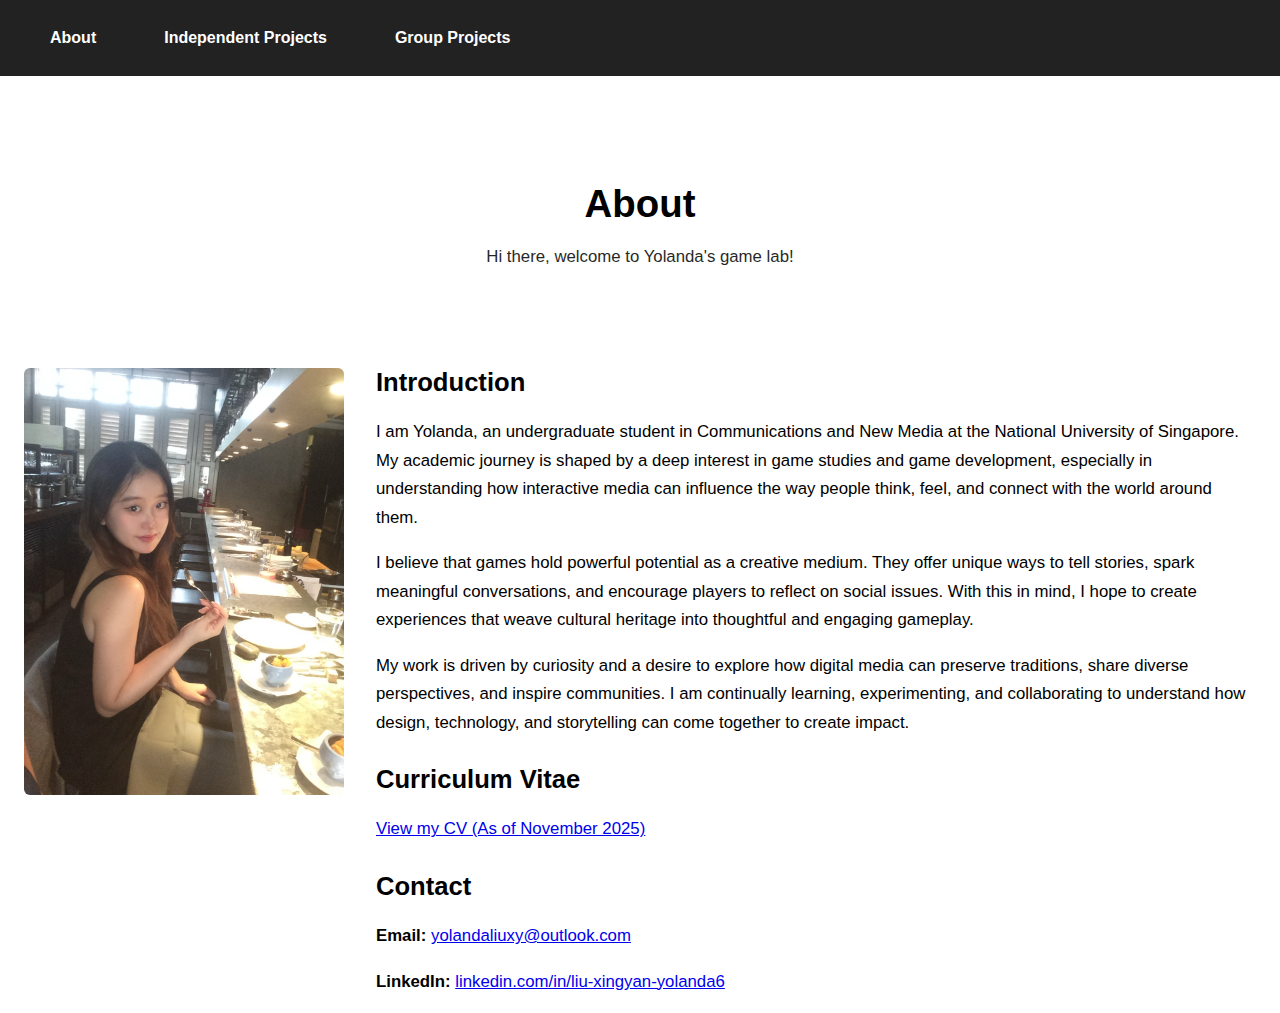
<file: index.html>
<!DOCTYPE html>
<html lang="en">
<head>
    <meta charset="UTF-8">
    <meta name="viewport" content="width=device-width, initial-scale=1.0">
    <title>About Yolanda</title>
    <link rel="stylesheet" href="assets/css/style.css">
</head>

<body class="aboutPage">

    <!-- NAVIGATION BAR -->
    <nav class="nav">

        <!-- ABOUT -->
        <a href="index.html">About</a>

        <!-- INDEPENDENT PROJECTS -->
        <div class="dropdown">
            <button class="dropbutton dropdown-toggle">Independent Projects</button>
            <div class="dropdowncontent">
                <a href="projects/theFeeding.html">The Feeding</a>
                <a href="projects/brokenStage.html">Broken Stage</a>
                <a href="projects/riverOfForgetting.html">River of Forgetting</a>
                <a href="projects/travelTrove.html">Travel Trove</a>
            </div>
        </div>

        <!-- GROUP PROJECTS -->
        <div class="dropdown">
            <button class="dropbutton dropdown-toggle">Group Projects</button>
            <div class="dropdowncontent">
                <a href="projects/rhythmEcho.html">Rhythm: Echo of the Disciple</a>
                <a href="projects/puppetMystery.html">Puppet Mystery</a>
            </div>
        </div>

    </nav>

    <!-- HEADER -->
    <header class="header">
        <h1>About</h1>
        <p>Hi there, welcome to Yolanda's game lab!</p>
    </header>

    <!-- ABOUT CONTENT (RESPONSIVE LAYOUT) -->
    <main>

        <div class="about-wrapper">

            <!-- PROFILE IMAGE -->
            <div class="about-photo-container">
                <img src="assets/img/profile.PNG" 
                     alt="Portrait of Yolanda"
                     class="about-photo">
            </div>

            <!-- TEXT COLUMN -->
            <div class="about-text">

                <h2>Introduction</h2>

                <p>
                    I am Yolanda, an undergraduate student in Communications and New Media at the National University of Singapore.
                    My academic journey is shaped by a deep interest in game studies and game development, especially in understanding
                    how interactive media can influence the way people think, feel, and connect with the world around them.
                </p>

                <p>
                    I believe that games hold powerful potential as a creative medium. They offer unique ways to tell stories,
                    spark meaningful conversations, and encourage players to reflect on social issues. With this in mind, I hope
                    to create experiences that weave cultural heritage into thoughtful and engaging gameplay.
                </p>

                <p>
                    My work is driven by curiosity and a desire to explore how digital media can preserve traditions, share diverse
                    perspectives, and inspire communities. I am continually learning, experimenting, and collaborating to understand
                    how design, technology, and storytelling can come together to create impact.
                </p>

                <h2>Curriculum Vitae</h2>
                <p>
                    <a href="https://drive.google.com/file/d/1VtxyaNnFvg7M4eTvH7OLGXI6QuSb3IWa/view?usp=sharing"
                       target="_blank" rel="noopener noreferrer">
                        View my CV (As of November 2025)
                    </a>
                </p>

                <h2>Contact</h2>
                <p><b>Email:</b> <a href="mailto:yolandaliuxy@outlook.com">yolandaliuxy@outlook.com</a></p>
                <p><b>LinkedIn:</b> 
                    <a href="https://www.linkedin.com/in/liu-xingyan-yolanda6" target="_blank">
                        linkedin.com/in/liu-xingyan-yolanda6
                    </a>
                </p>

            </div>

        </div>

    </main>

    <!-- DROPDOWN CLICK LOGIC -->
    <script>
    document.addEventListener("DOMContentLoaded", function () {

        const dropdowns = document.querySelectorAll(".dropdown");

        dropdowns.forEach(drop => {
            const button = drop.querySelector(".dropbutton");

            // Toggle dropdown on click
            button.addEventListener("click", function (event) {
                event.stopPropagation();
                closeAllDropdowns();
                drop.classList.toggle("open");
            });
        });

        // Close when clicking outside
        document.addEventListener("click", function () {
            closeAllDropdowns();
        });

        function closeAllDropdowns() {
            dropdowns.forEach(d => d.classList.remove("open"));
        }
    });
    </script>

</body>
</html>
</file>
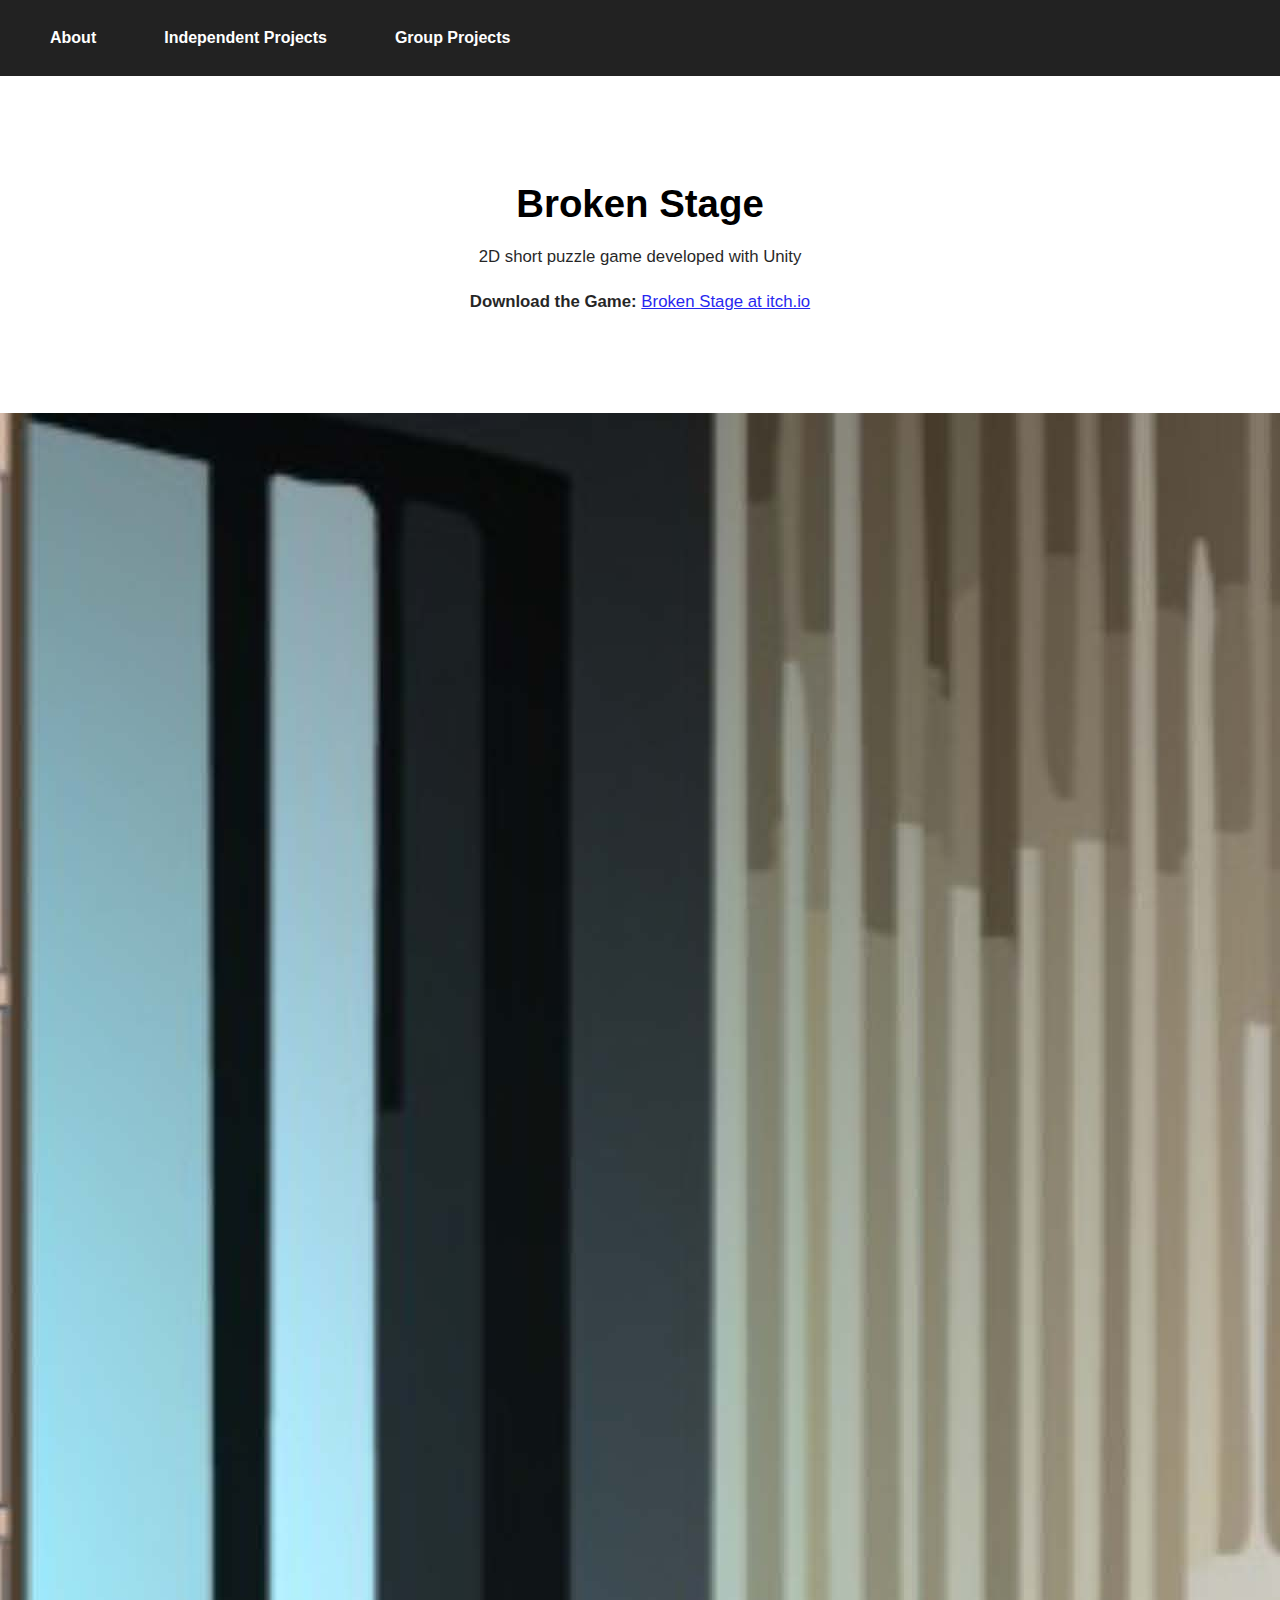
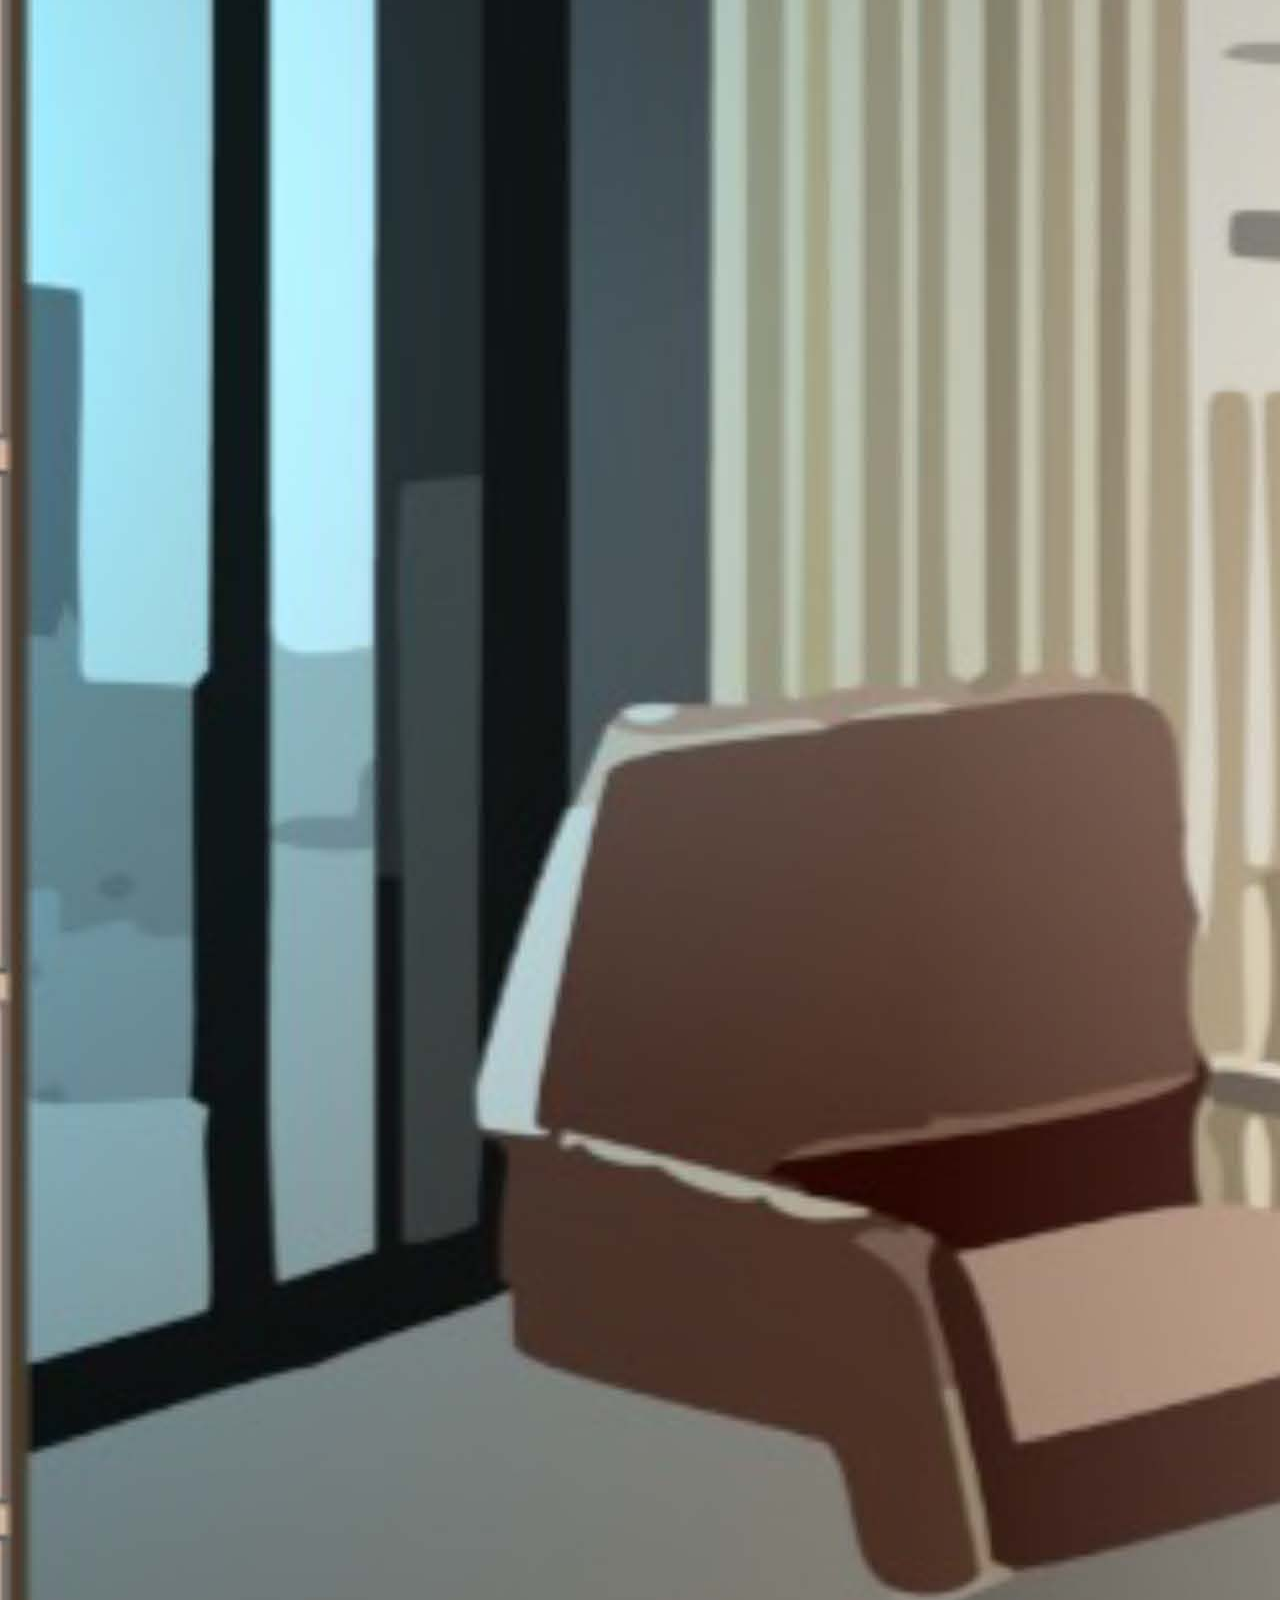
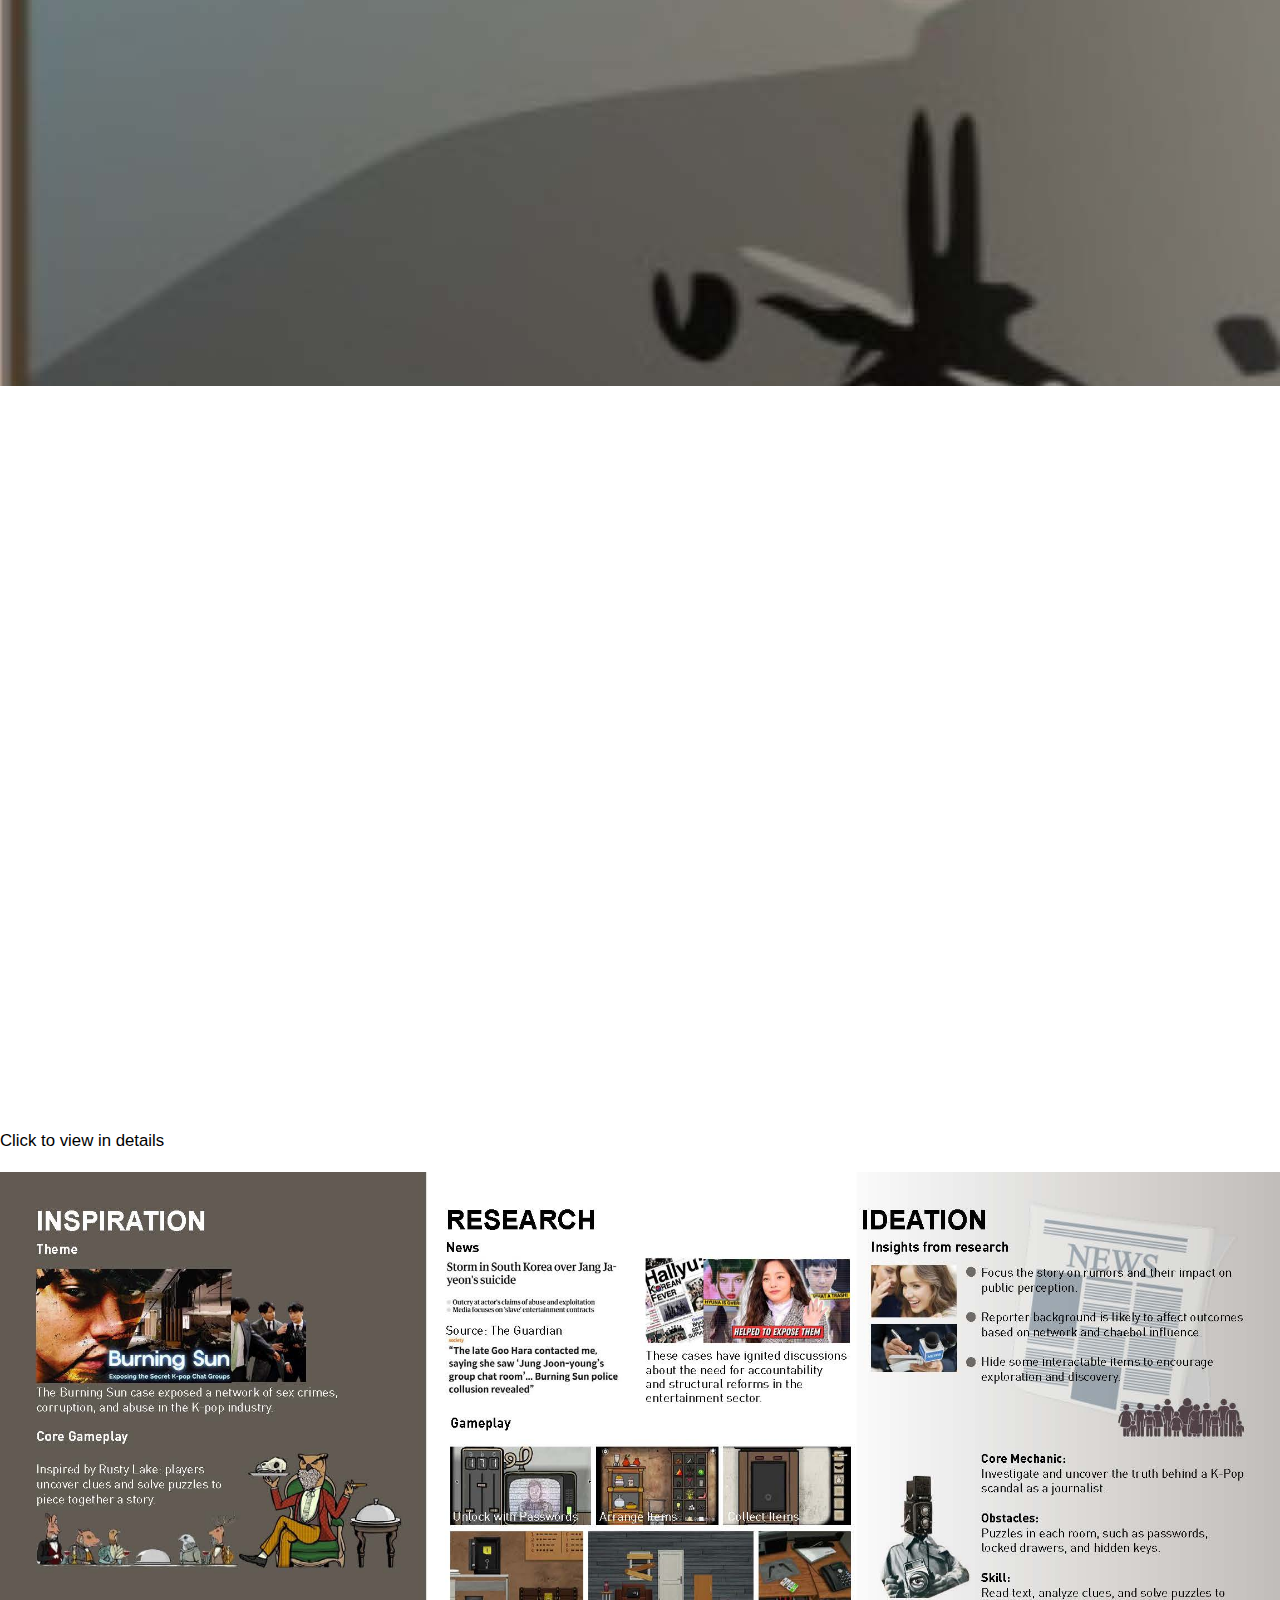
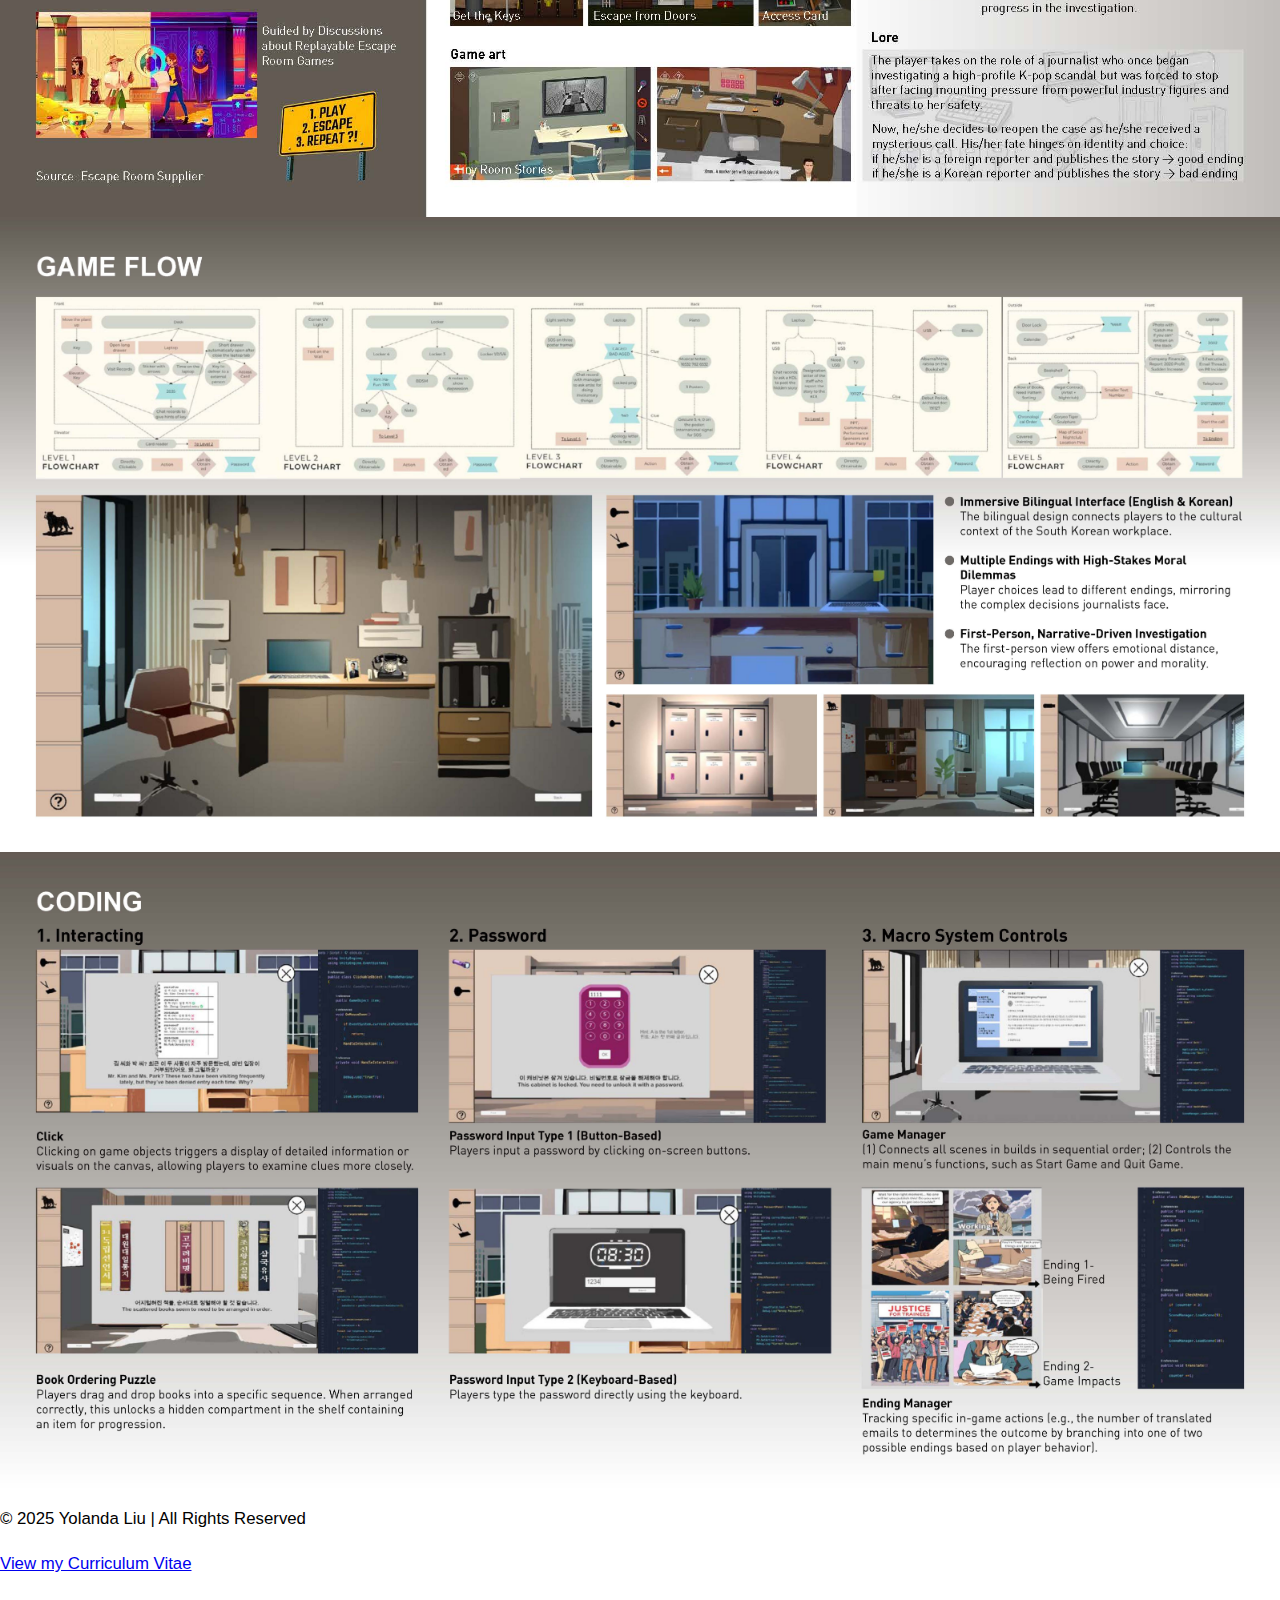
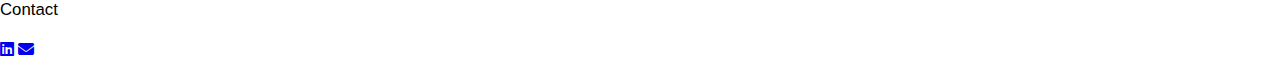
<file: projects/brokenStage.html>
<!DOCTYPE html>
<html lang="en">
<head>
    <meta charset="UTF-8">
    <meta name="viewport" content="width=device-width, initial-scale=1.0">
    <title>Broken Stage</title>
    <link rel="stylesheet" href="../assets/css/style.css">
    <link rel="stylesheet" href="../assets/css/cursor.css">
    <link rel="stylesheet" href="https://cdnjs.cloudflare.com/ajax/libs/font-awesome/6.5.1/css/all.min.css">
</head>

<body class="project-page brokenStage">

<nav class="nav">
    <!-- ABOUT -->
    <a href="../index.html">About</a>
    <!-- INDEPENDENT PROJECTS -->
    <div class="dropdown">
        <button class="dropbutton dropdown-toggle">Independent Projects</button>
        <div class="dropdowncontent">
            <a href="theFeeding.html">The Feeding</a>
            <a href="brokenStage.html">Broken Stage</a>
            <a href="riverOfForgetting.html">River of Forgetting</a>
            <a href="travelTrove.html">Travel Trove</a>
        </div>
    </div>
    <!-- GROUP PROJECTS -->
    <div class="dropdown">
        <button class="dropbutton dropdown-toggle">Group Projects</button>
        <div class="dropdowncontent">
            <a href="rhythmEcho.html">Rhythm: Echo of the Disciple</a>
            <a href="puppetMystery.html">Puppet Mystery</a>
        </div>
    </div>
</nav>

<header class="header">
    <div class="container">
        <h1>Broken Stage</h1>
        <p>2D short puzzle game developed with Unity</p>
        <p><b>Download the Game:</b> <a href="https://yollienarae.itch.io/broken-stage">Broken Stage at itch.io</a></p>
    </div>
</header>

<main>
    <div class="container">
        <div class="cover-image">
            <img src="../assets/img/2-1.jpg" alt="Broken Stage image one">
        </div>

        <div class="video-responsive">
            <iframe width="560" height="315" 
                src="https://www.youtube.com/embed/TK18FpEI-G8?si=h5cSBuv7m850TArd"
                title="YouTube video player" frameborder="0"
                allow="accelerometer; autoplay; clipboard-write; encrypted-media; gyroscope; picture-in-picture; web-share"
                referrerpolicy="strict-origin-when-cross-origin" allowfullscreen></iframe>
        </div>

        <p>Click to view in details</p>
        <div class="gallery">
            <img src="../assets/img/2-2.jpg" alt="Broken Stage image two">
            <img src="../assets/img/2-3.jpg" alt="Broken Stage image three">
            <img src="../assets/img/2-4.jpg" alt="Broken Stage image four">
        </div>
    </div>
</main>

<script>
document.addEventListener("DOMContentLoaded", function () {

    const dropdowns = document.querySelectorAll(".dropdown");

    dropdowns.forEach(drop => {
        const button = drop.querySelector(".dropbutton");

        button.addEventListener("click", function (event) {
            event.stopPropagation();
            closeAllDropdowns();
            drop.classList.toggle("open");
        });
    });

    document.addEventListener("click", function () {
        closeAllDropdowns();
    });

    function closeAllDropdowns() {
        dropdowns.forEach(d => d.classList.remove("open"));
    }
});
</script>

    <footer class="footer">
        <p>&copy; 2025 Yolanda Liu | All Rights Reserved</p>
        <p class="contact-text"><a href="https://drive.google.com/file/d/1VtxyaNnFvg7M4eTvH7OLGXI6QuSb3IWa/view?usp=sharing" target="_blank" rel="noopener noreferrer">View my Curriculum Vitae</a></p>
        <p class="contact-text">Contact</p>
        <div class="footer-social">
            <a href="https://www.linkedin.com/in/liu-xingyan-yolanda6" target="_blank" class="social-icon"><i class="fab fa-linkedin"></i></a>
            <a href="mailto:yolandaliuxy@outlook.com" class="social-icon"><i class="fas fa-envelope"></i></a>
        </div>
    </footer>
<script src="../assets/js/main.js"></script>
</body>
</html>
</file>
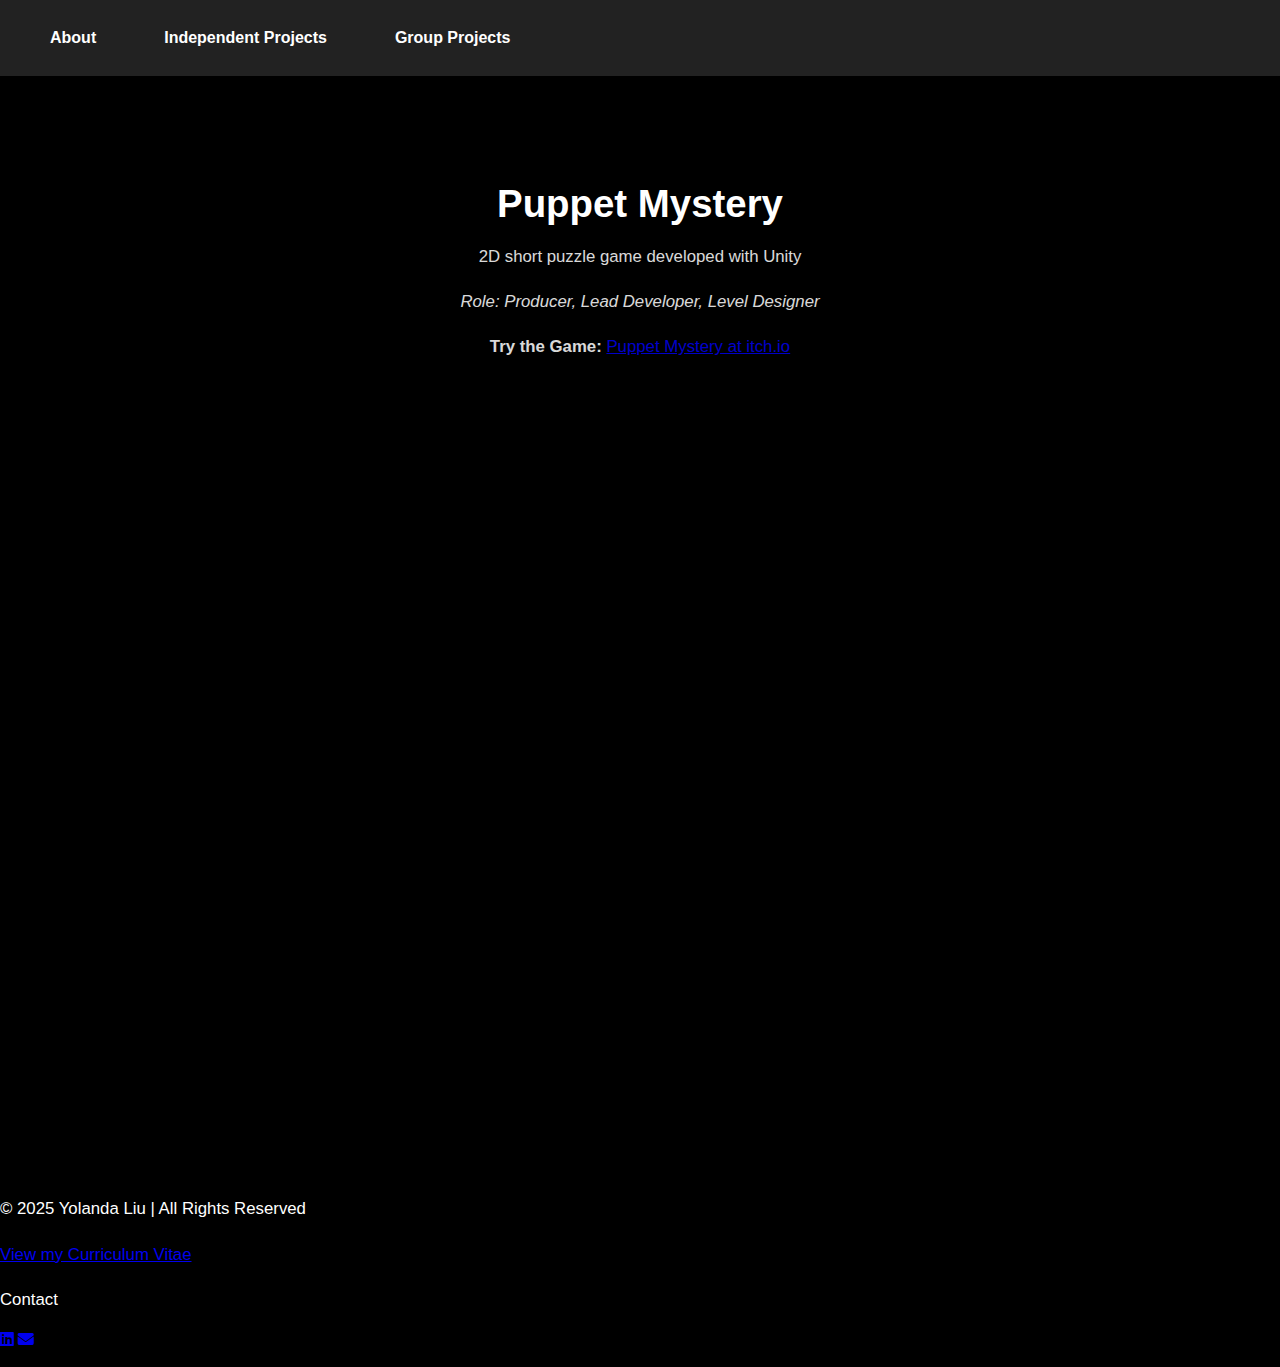
<file: projects/puppetMystery.html>
<!DOCTYPE html>
<html lang="en">
<head>
    <meta charset="UTF-8">
    <meta name="viewport" content="width=device-width, initial-scale=1.0">
    <title>Puppet Mystery</title>
    <link rel="stylesheet" href="../assets/css/style.css">
    <link rel="stylesheet" href="../assets/css/cursor.css">
    <link rel="stylesheet" href="https://cdnjs.cloudflare.com/ajax/libs/font-awesome/6.5.1/css/all.min.css">
</head>

<body class="project-page puppetMystery">

<nav class="nav">
    <!-- ABOUT -->
    <a href="../index.html">About</a>
    <!-- INDEPENDENT PROJECTS -->
    <div class="dropdown">
        <button class="dropbutton dropdown-toggle">Independent Projects</button>
        <div class="dropdowncontent">
            <a href="theFeeding.html">The Feeding</a>
            <a href="brokenStage.html">Broken Stage</a>
            <a href="riverOfForgetting.html">River of Forgetting</a>
            <a href="travelTrove.html">Travel Trove</a>
        </div>
    </div>
    <!-- GROUP PROJECTS -->
    <div class="dropdown">
        <button class="dropbutton dropdown-toggle">Group Projects</button>
        <div class="dropdowncontent">
            <a href="rhythmEcho.html">Rhythm: Echo of the Disciple</a>
            <a href="puppetMystery.html">Puppet Mystery</a>
        </div>
    </div>
</nav>

<header class="header">
    <div class="container">
        <h1>Puppet Mystery</h1>
        <p>2D short puzzle game developed with Unity</p>
        <p><em>Role: Producer, Lead Developer, Level Designer</em></p>
        <p><b>Try the Game:</b> <a href="https://yollienarae.itch.io/puppetmystery">Puppet Mystery at itch.io</a></p>
    </div>
</header>

<main>
    <div class="container">
        <div class="video-responsive">
            <iframe width="560" height="315" src="https://www.youtube.com/embed/4LisNuyYGOQ?si=sM_ldX014q34hlNn" title="YouTube video player" frameborder="0" allow="accelerometer; autoplay; clipboard-write; encrypted-media; gyroscope; picture-in-picture; web-share" referrerpolicy="strict-origin-when-cross-origin" allowfullscreen></iframe>
        </div>
    </div>
</main>

<script>
document.addEventListener("DOMContentLoaded", function () {

    const dropdowns = document.querySelectorAll(".dropdown");

    dropdowns.forEach(drop => {
        const button = drop.querySelector(".dropbutton");

        button.addEventListener("click", function (event) {
            event.stopPropagation();
            closeAllDropdowns();
            drop.classList.toggle("open");
        });
    });

    document.addEventListener("click", function () {
        closeAllDropdowns();
    });

    function closeAllDropdowns() {
        dropdowns.forEach(d => d.classList.remove("open"));
    }
});
</script>

    <footer class="footer">
        <p>&copy; 2025 Yolanda Liu | All Rights Reserved</p>
        <p class="contact-text"><a href="https://drive.google.com/file/d/1VtxyaNnFvg7M4eTvH7OLGXI6QuSb3IWa/view?usp=sharing" target="_blank" rel="noopener noreferrer">View my Curriculum Vitae</a></p>
        <p class="contact-text">Contact</p>
        <div class="footer-social">
            <a href="https://www.linkedin.com/in/liu-xingyan-yolanda6" target="_blank" class="social-icon"><i class="fab fa-linkedin"></i></a>
            <a href="mailto:yolandaliuxy@outlook.com" class="social-icon"><i class="fas fa-envelope"></i></a>
        </div>
    </footer>
<script src="../assets/js/main.js"></script>
</body>
</html>
</file>
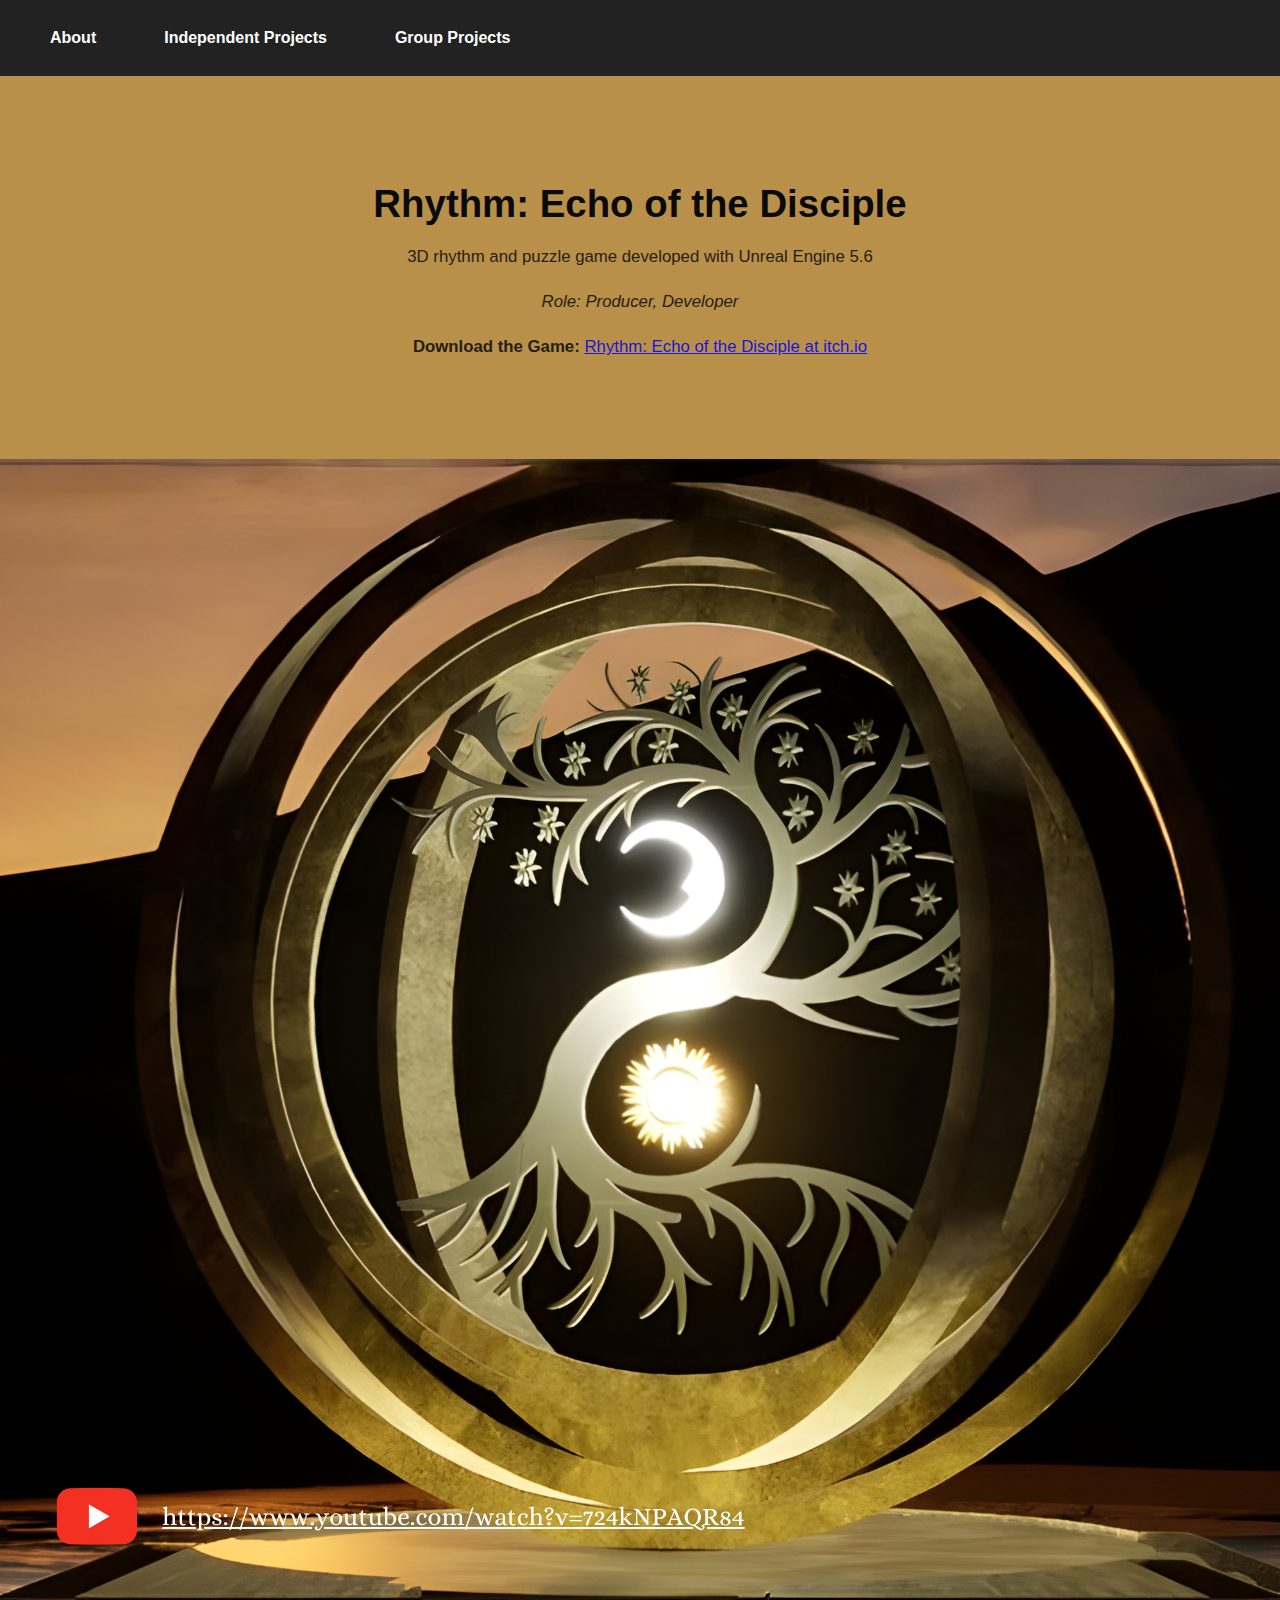
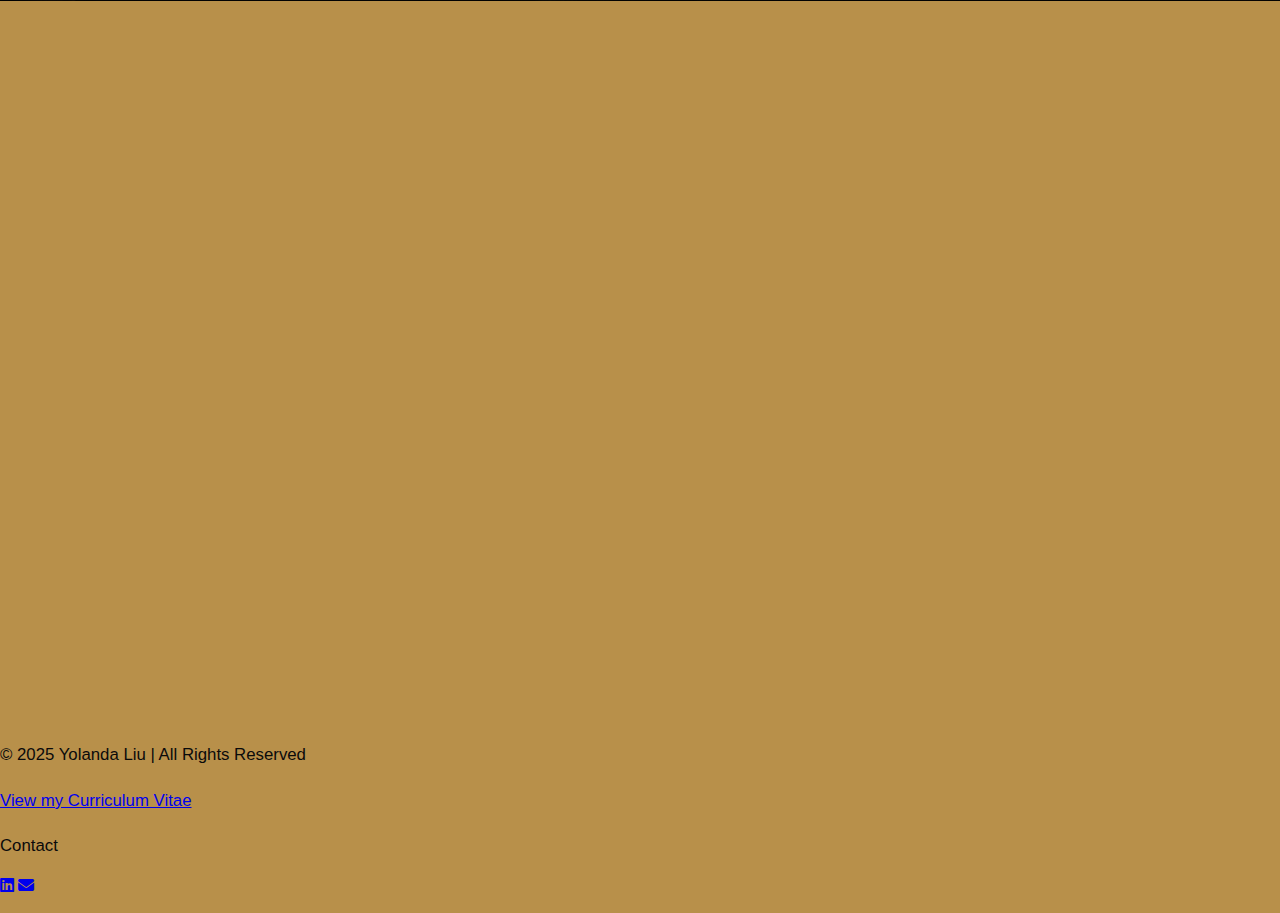
<file: projects/rhythmEcho.html>
<!DOCTYPE html>
<html lang="en">
<head>
    <meta charset="UTF-8">
    <meta name="viewport" content="width=device-width, initial-scale=1.0">
    <title>Rhythm</title>
    <link rel="stylesheet" href="../assets/css/style.css">
    <link rel="stylesheet" href="../assets/css/cursor.css">
    <link rel="stylesheet" href="https://cdnjs.cloudflare.com/ajax/libs/font-awesome/6.5.1/css/all.min.css">
</head>

<body class="project-page rhythmEcho">

<nav class="nav">
    <!-- ABOUT -->
    <a href="../index.html">About</a>
    <!-- INDEPENDENT PROJECTS -->
    <div class="dropdown">
        <button class="dropbutton dropdown-toggle">Independent Projects</button>
        <div class="dropdowncontent">
            <a href="theFeeding.html">The Feeding</a>
            <a href="brokenStage.html">Broken Stage</a>
            <a href="riverOfForgetting.html">River of Forgetting</a>
            <a href="travelTrove.html">Travel Trove</a>
        </div>
    </div>
    <!-- GROUP PROJECTS -->
    <div class="dropdown">
        <button class="dropbutton dropdown-toggle">Group Projects</button>
        <div class="dropdowncontent">
            <a href="rhythmEcho.html">Rhythm: Echo of the Disciple</a>
            <a href="puppetMystery.html">Puppet Mystery</a>
        </div>
    </div>
</nav>

<header class="header">
    <div class="container">
        <h1>Rhythm: Echo of the Disciple</h1>
        <p>3D rhythm and puzzle game developed with Unreal Engine 5.6</p>
        <p><em>Role: Producer, Developer</em></p>
        <p><b>Download the Game:</b> <a href="https://yollienarae.itch.io/rhythmechoofthedisciple">Rhythm: Echo of the Disciple at itch.io</a></p>
    </div>
</header>

<main>
    <div class="container">
        <div class="cover-image">
            <img src="../assets/img/5-1.png" alt="rhythmEcho image one">
        </div>

        <div class="video-responsive">
            <iframe width="560" height="315" src="https://www.youtube.com/embed/724kNPAQR84?si=4rk2hNCHsXyiigkD" title="YouTube video player" frameborder="0" allow="accelerometer; autoplay; clipboard-write; encrypted-media; gyroscope; picture-in-picture; web-share" referrerpolicy="strict-origin-when-cross-origin" allowfullscreen></iframe>
        </div>
    </div>
</main>

<script>
document.addEventListener("DOMContentLoaded", function () {

    const dropdowns = document.querySelectorAll(".dropdown");

    dropdowns.forEach(drop => {
        const button = drop.querySelector(".dropbutton");

        button.addEventListener("click", function (event) {
            event.stopPropagation();
            closeAllDropdowns();
            drop.classList.toggle("open");
        });
    });

    document.addEventListener("click", function () {
        closeAllDropdowns();
    });

    function closeAllDropdowns() {
        dropdowns.forEach(d => d.classList.remove("open"));
    }
});
</script>

    <footer class="footer">
        <p>&copy; 2025 Yolanda Liu | All Rights Reserved</p>
        <p class="contact-text"><a href="https://drive.google.com/file/d/1VtxyaNnFvg7M4eTvH7OLGXI6QuSb3IWa/view?usp=sharing" target="_blank" rel="noopener noreferrer">View my Curriculum Vitae</a></p>
        <p class="contact-text">Contact</p>
        <div class="footer-social">
            <a href="https://www.linkedin.com/in/liu-xingyan-yolanda6" target="_blank" class="social-icon"><i class="fab fa-linkedin"></i></a>
            <a href="mailto:yolandaliuxy@outlook.com" class="social-icon"><i class="fas fa-envelope"></i></a>
        </div>
    </footer>
<script src="../assets/js/main.js"></script>
</body>
</html>
</file>
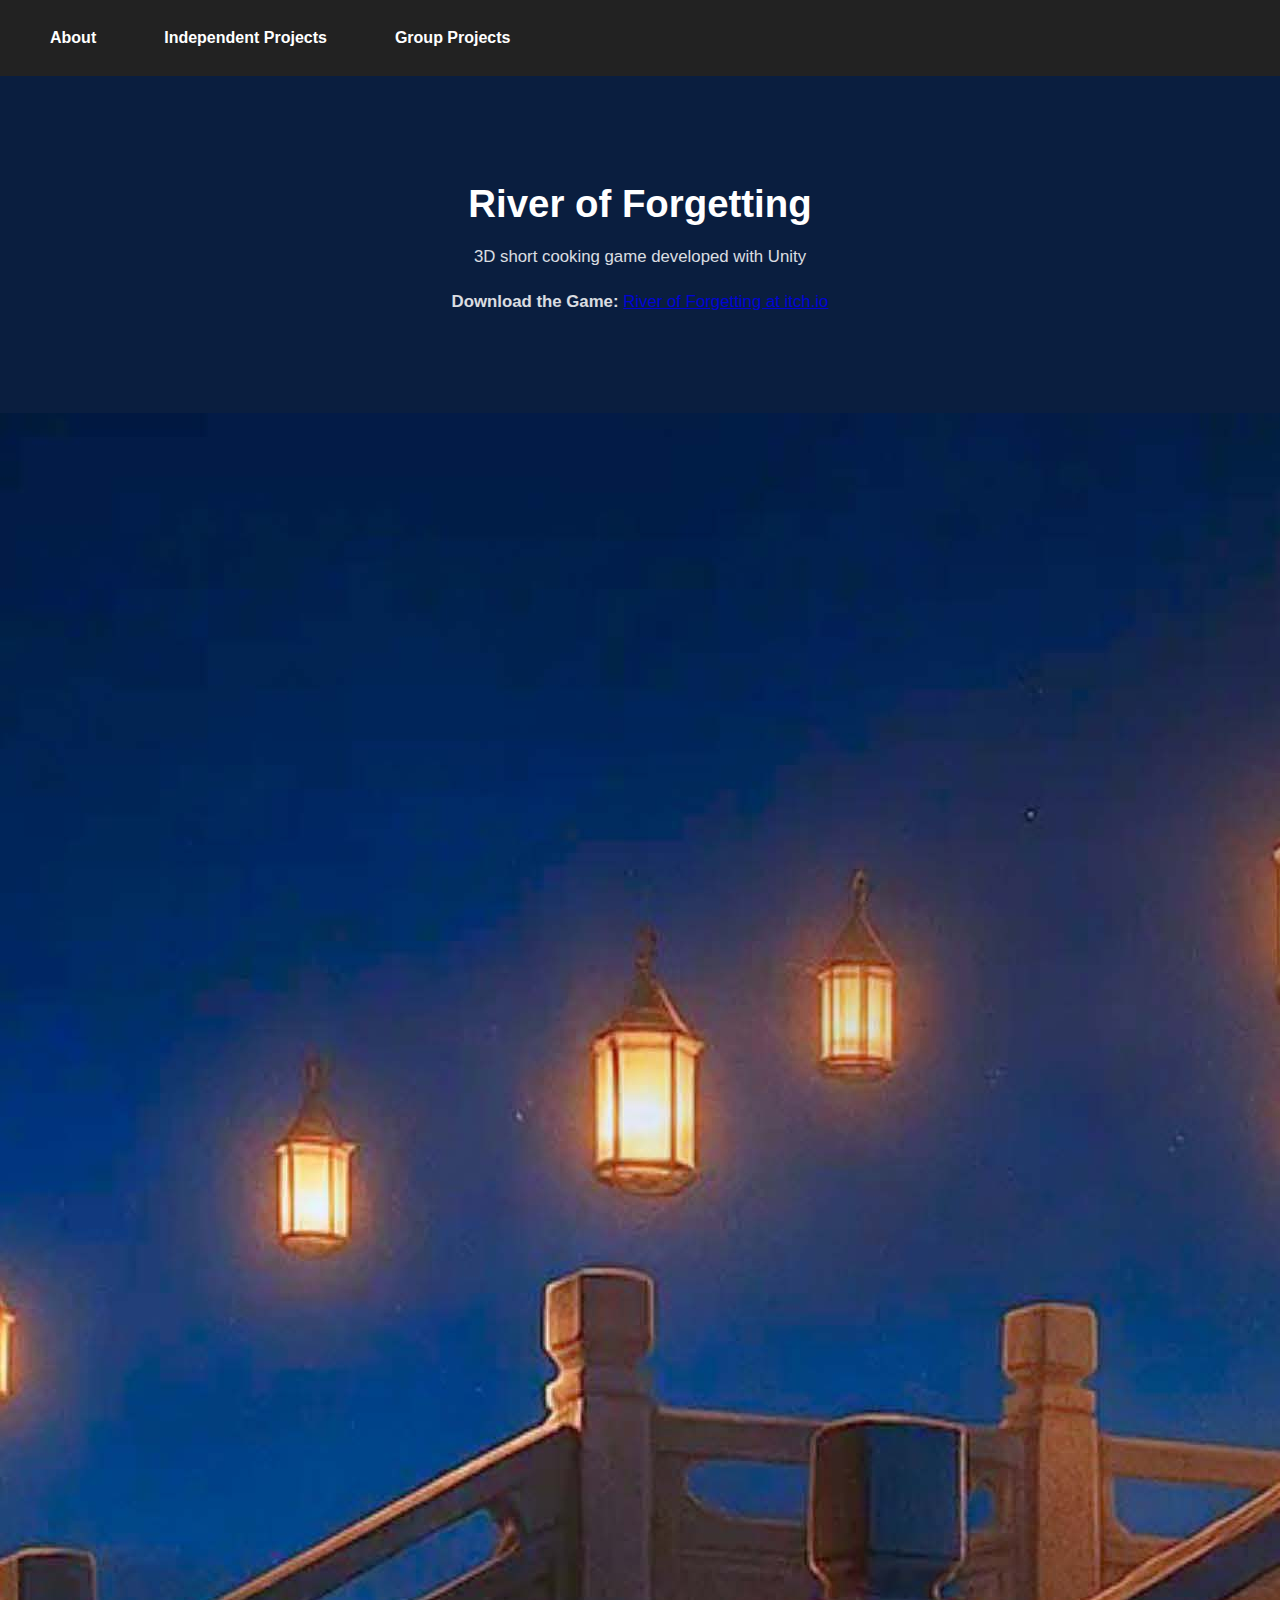
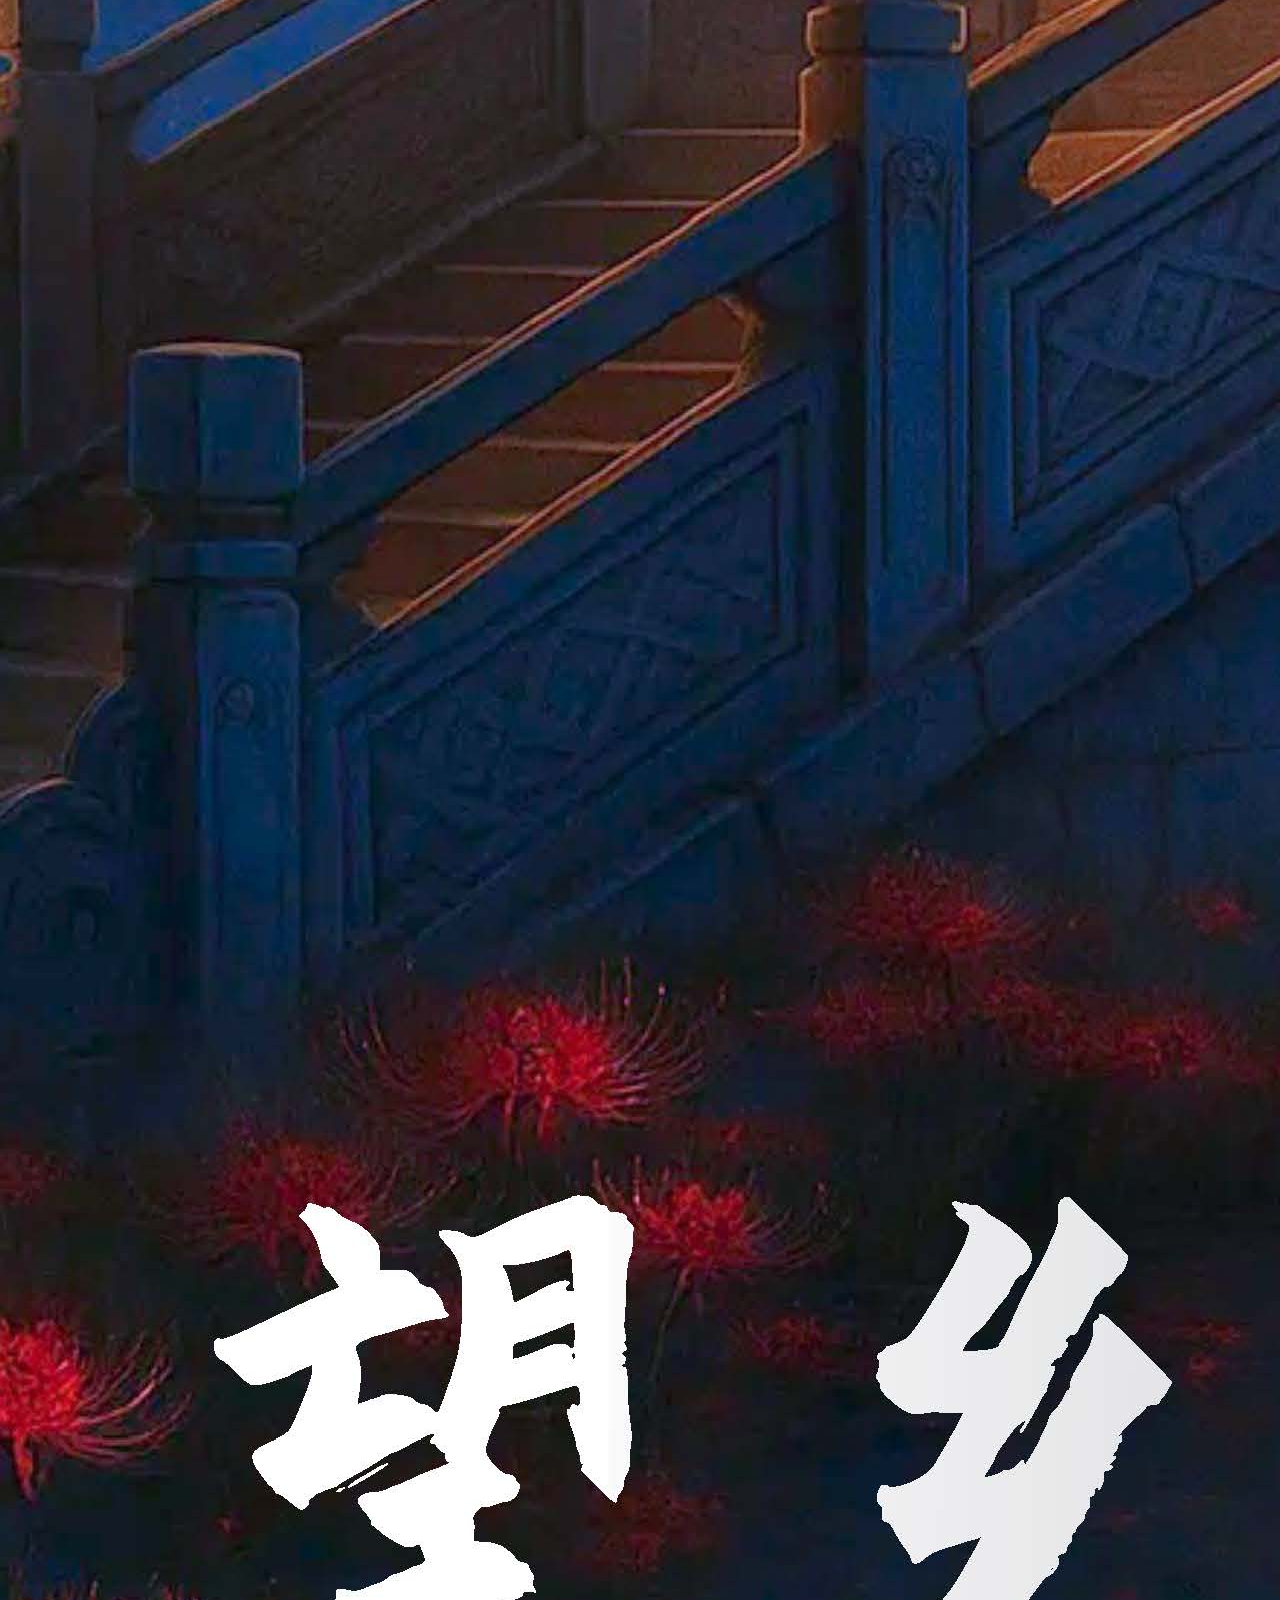
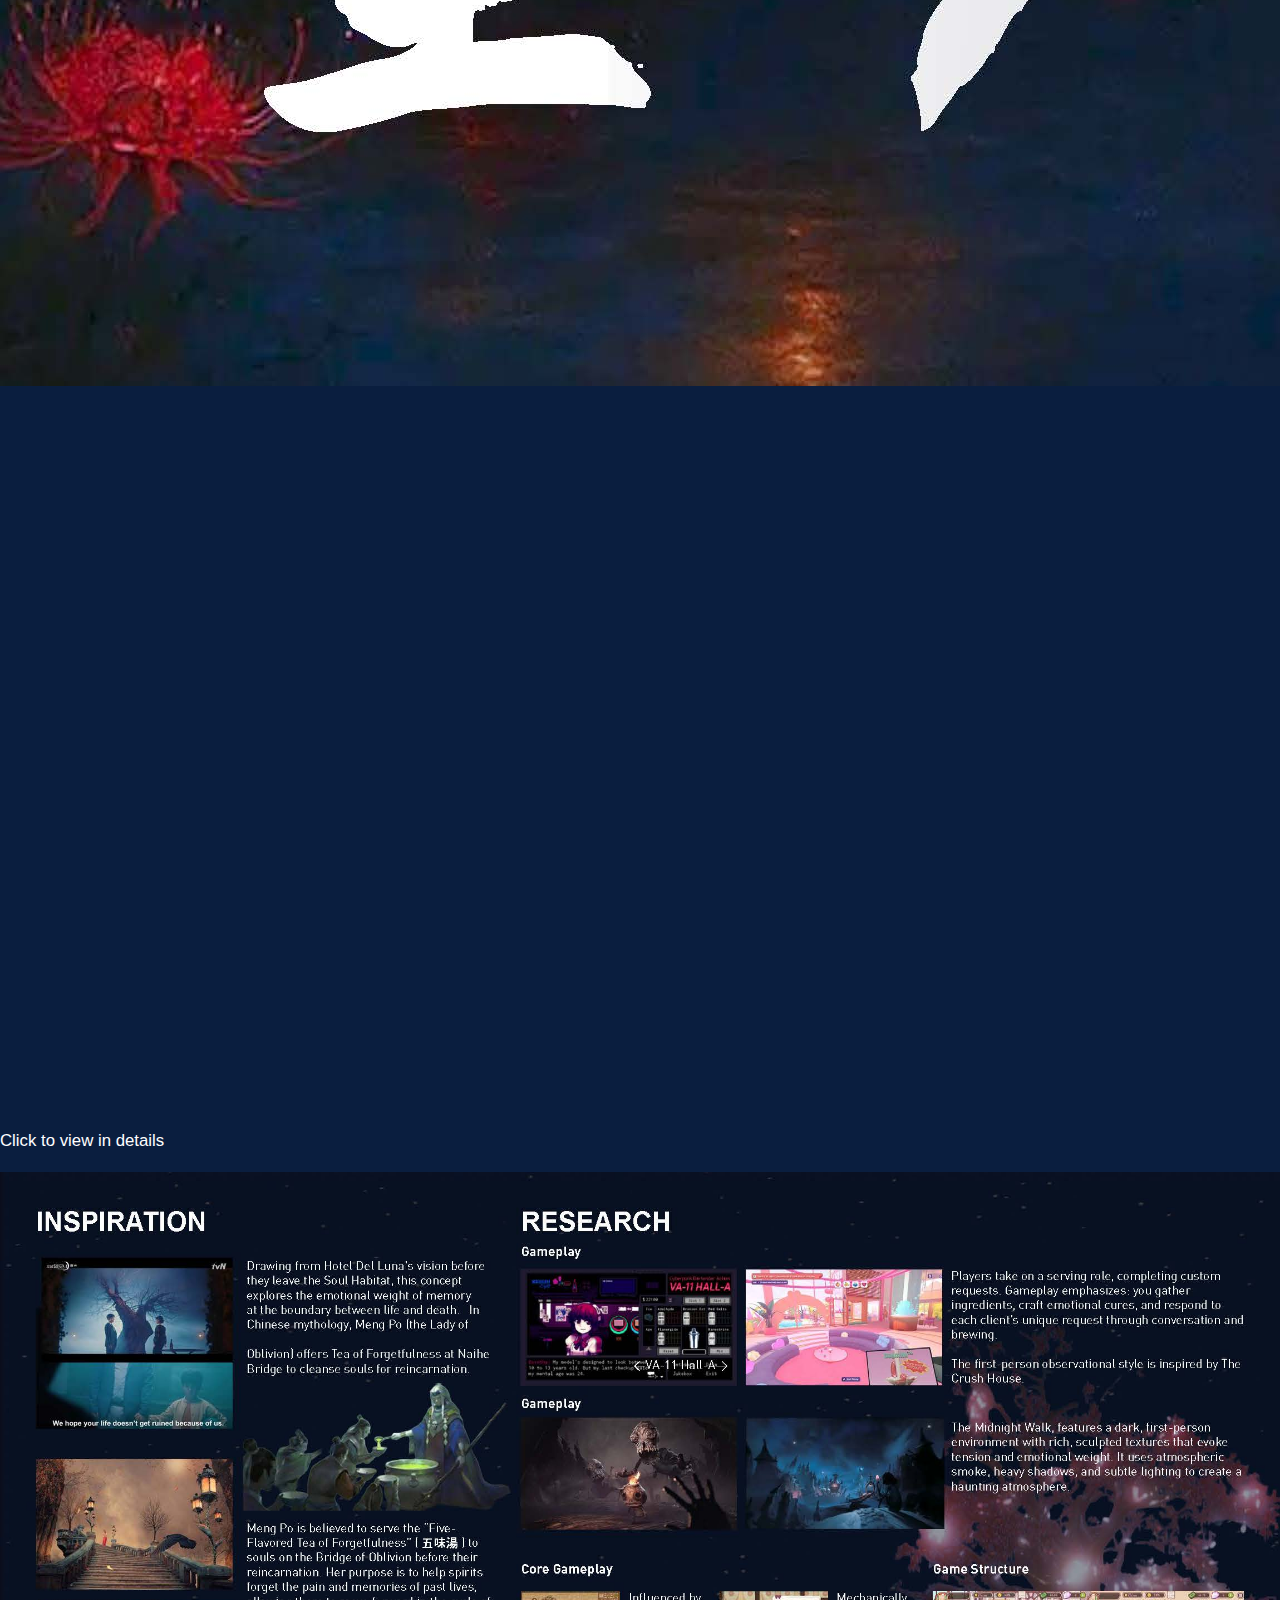
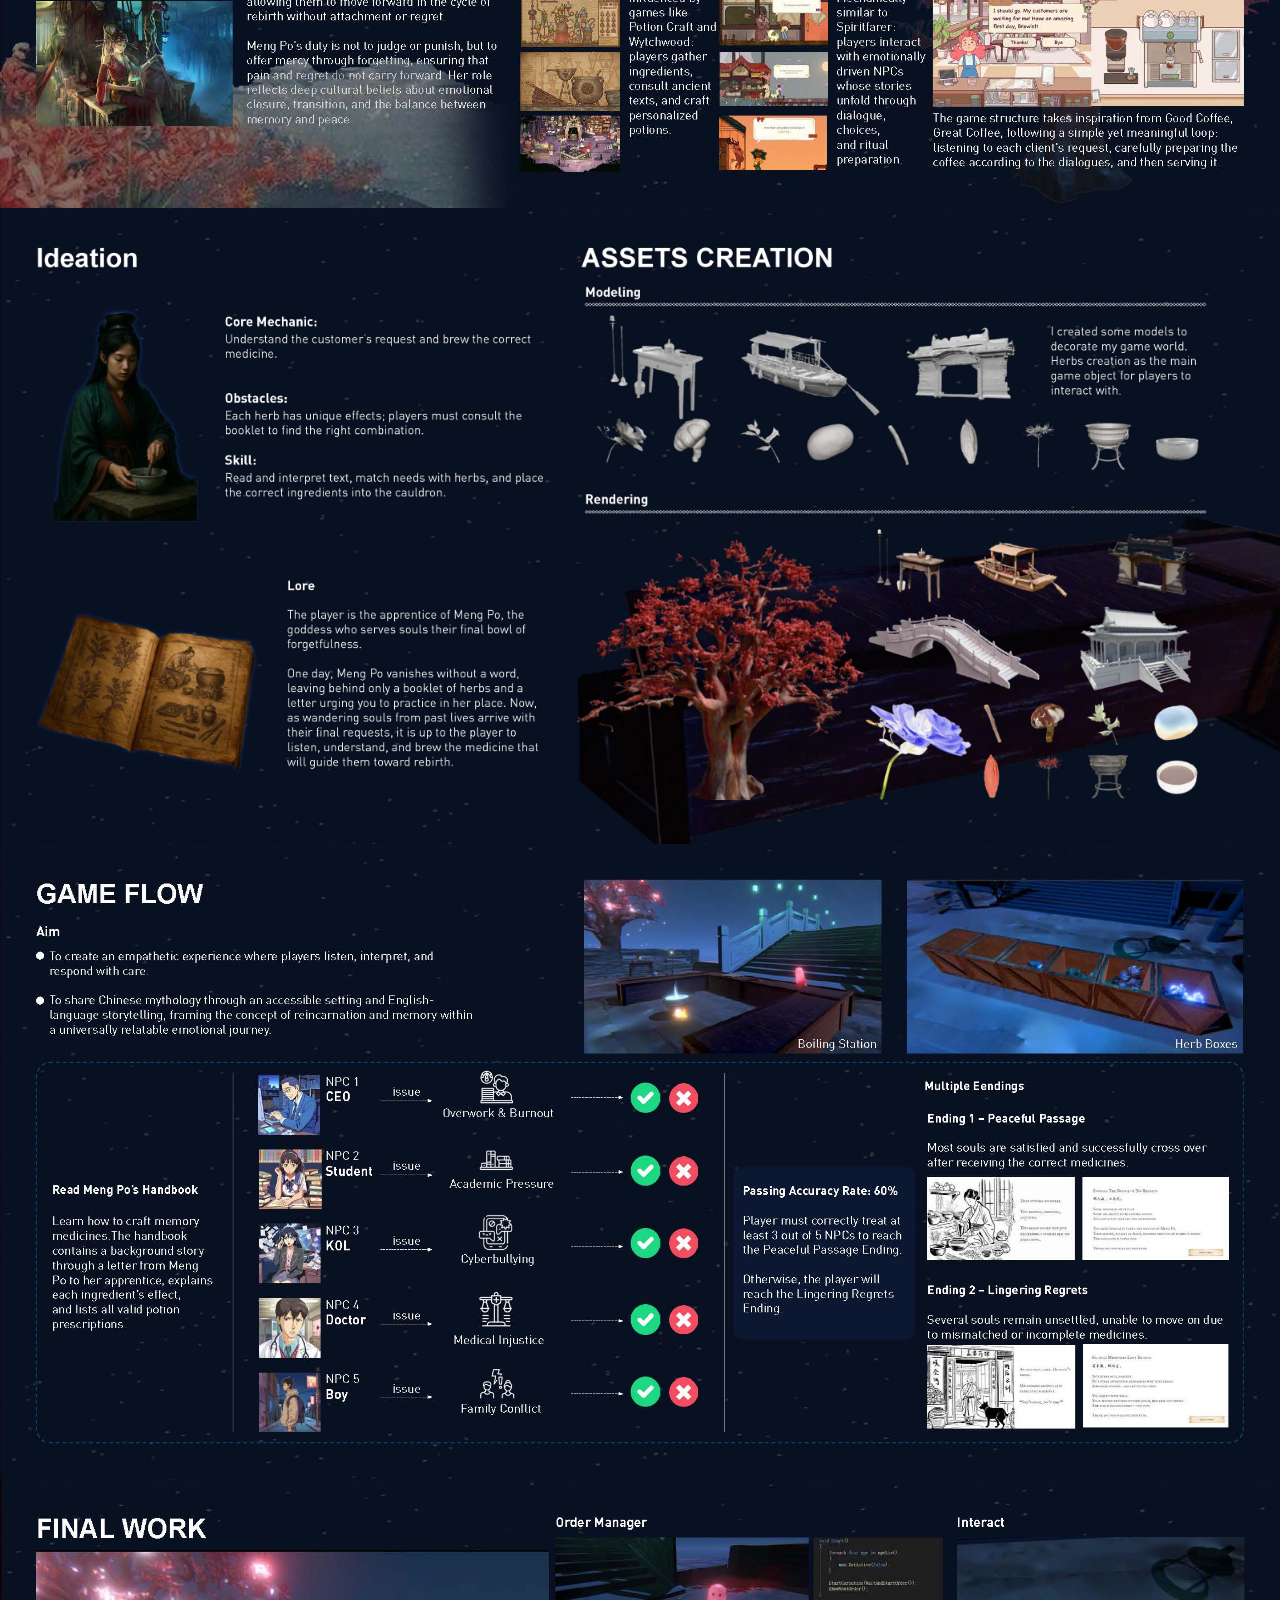
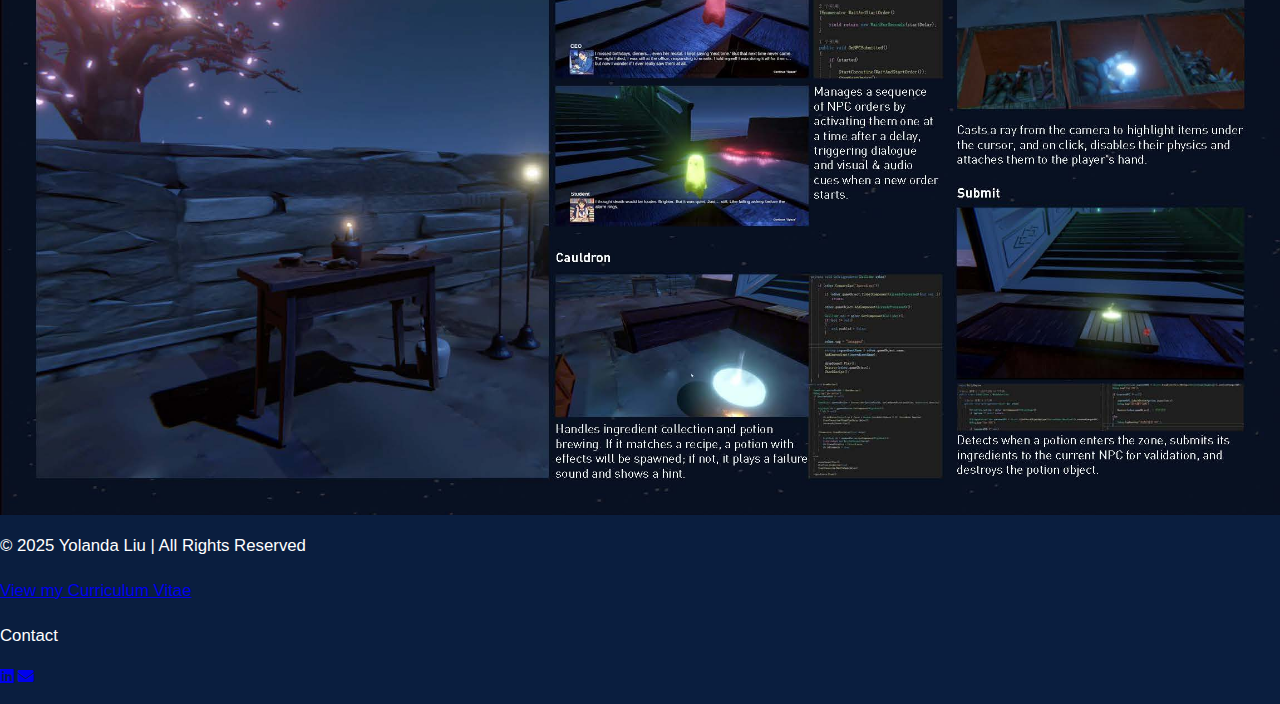
<file: projects/riverOfForgetting.html>
<!DOCTYPE html>
<html lang="en">
<head>
    <meta charset="UTF-8">
    <meta name="viewport" content="width=device-width, initial-scale=1.0">
    <title>River of Forgetting</title>
    <link rel="stylesheet" href="../assets/css/style.css">
    <link rel="stylesheet" href="../assets/css/cursor.css">
    <link rel="stylesheet" href="https://cdnjs.cloudflare.com/ajax/libs/font-awesome/6.5.1/css/all.min.css">
</head>

<body class="project-page riverOfForgetting">

<nav class="nav">
    <!-- ABOUT -->
    <a href="../index.html">About</a>
    <!-- INDEPENDENT PROJECTS -->
    <div class="dropdown">
        <button class="dropbutton dropdown-toggle">Independent Projects</button>
        <div class="dropdowncontent">
            <a href="theFeeding.html">The Feeding</a>
            <a href="brokenStage.html">Broken Stage</a>
            <a href="riverOfForgetting.html">River of Forgetting</a>
            <a href="travelTrove.html">Travel Trove</a>
        </div>
    </div>
    <!-- GROUP PROJECTS -->
    <div class="dropdown">
        <button class="dropbutton dropdown-toggle">Group Projects</button>
        <div class="dropdowncontent">
            <a href="rhythmEcho.html">Rhythm: Echo of the Disciple</a>
            <a href="puppetMystery.html">Puppet Mystery</a>
        </div>
    </div>
</nav>

<header class="header">
    <div class="container">
        <h1>River of Forgetting</h1>
        <p>3D short cooking game developed with Unity</p>
        <p><b>Download the Game:</b> <a href="https://yollienarae.itch.io/river-of-forgetting">River of Forgetting at itch.io</a></p>
    </div>
</header>

<main>
    <div class="container">
        <div class="cover-image">
            <img src="../assets/img/3-1.jpg" alt="River of Forgetting image one">
        </div>

        <div class="video-responsive">
            <iframe width="560" height="315"
                src="https://www.youtube.com/embed/PhgodEf7-8c?si=8qwDHehtTLFIViyD"
                title="YouTube video player" frameborder="0"
                allow="accelerometer; autoplay; clipboard-write; encrypted-media; gyroscope; picture-in-picture; web-share"
                referrerpolicy="strict-origin-when-cross-origin" allowfullscreen></iframe>
        </div>

        <p>Click to view in details</p>
        <div class="gallery">
            <img src="../assets/img/3-2.jpg" alt="River of Forgetting image two">
            <img src="../assets/img/3-3.jpg" alt="River of Forgetting image three">
            <img src="../assets/img/3-4.jpg" alt="River of Forgetting image four">
            <img src="../assets/img/3-5.jpg" alt="River of Forgetting image five">
        </div>
    </div>
</main>

<script>
document.addEventListener("DOMContentLoaded", function () {

    const dropdowns = document.querySelectorAll(".dropdown");

    dropdowns.forEach(drop => {
        const button = drop.querySelector(".dropbutton");

        button.addEventListener("click", function (event) {
            event.stopPropagation();
            closeAllDropdowns();
            drop.classList.toggle("open");
        });
    });

    document.addEventListener("click", function () {
        closeAllDropdowns();
    });

    function closeAllDropdowns() {
        dropdowns.forEach(d => d.classList.remove("open"));
    }
});
</script>

    <footer class="footer">
        <p>&copy; 2025 Yolanda Liu | All Rights Reserved</p>
        <p class="contact-text"><a href="https://drive.google.com/file/d/1VtxyaNnFvg7M4eTvH7OLGXI6QuSb3IWa/view?usp=sharing" target="_blank" rel="noopener noreferrer">View my Curriculum Vitae</a></p>
        <p class="contact-text">Contact</p>
        <div class="footer-social">
            <a href="https://www.linkedin.com/in/liu-xingyan-yolanda6" target="_blank" class="social-icon"><i class="fab fa-linkedin"></i></a>
            <a href="mailto:yolandaliuxy@outlook.com" class="social-icon"><i class="fas fa-envelope"></i></a>
        </div>
    </footer>
<script src="../assets/js/main.js"></script>
</body>
</html>
</file>
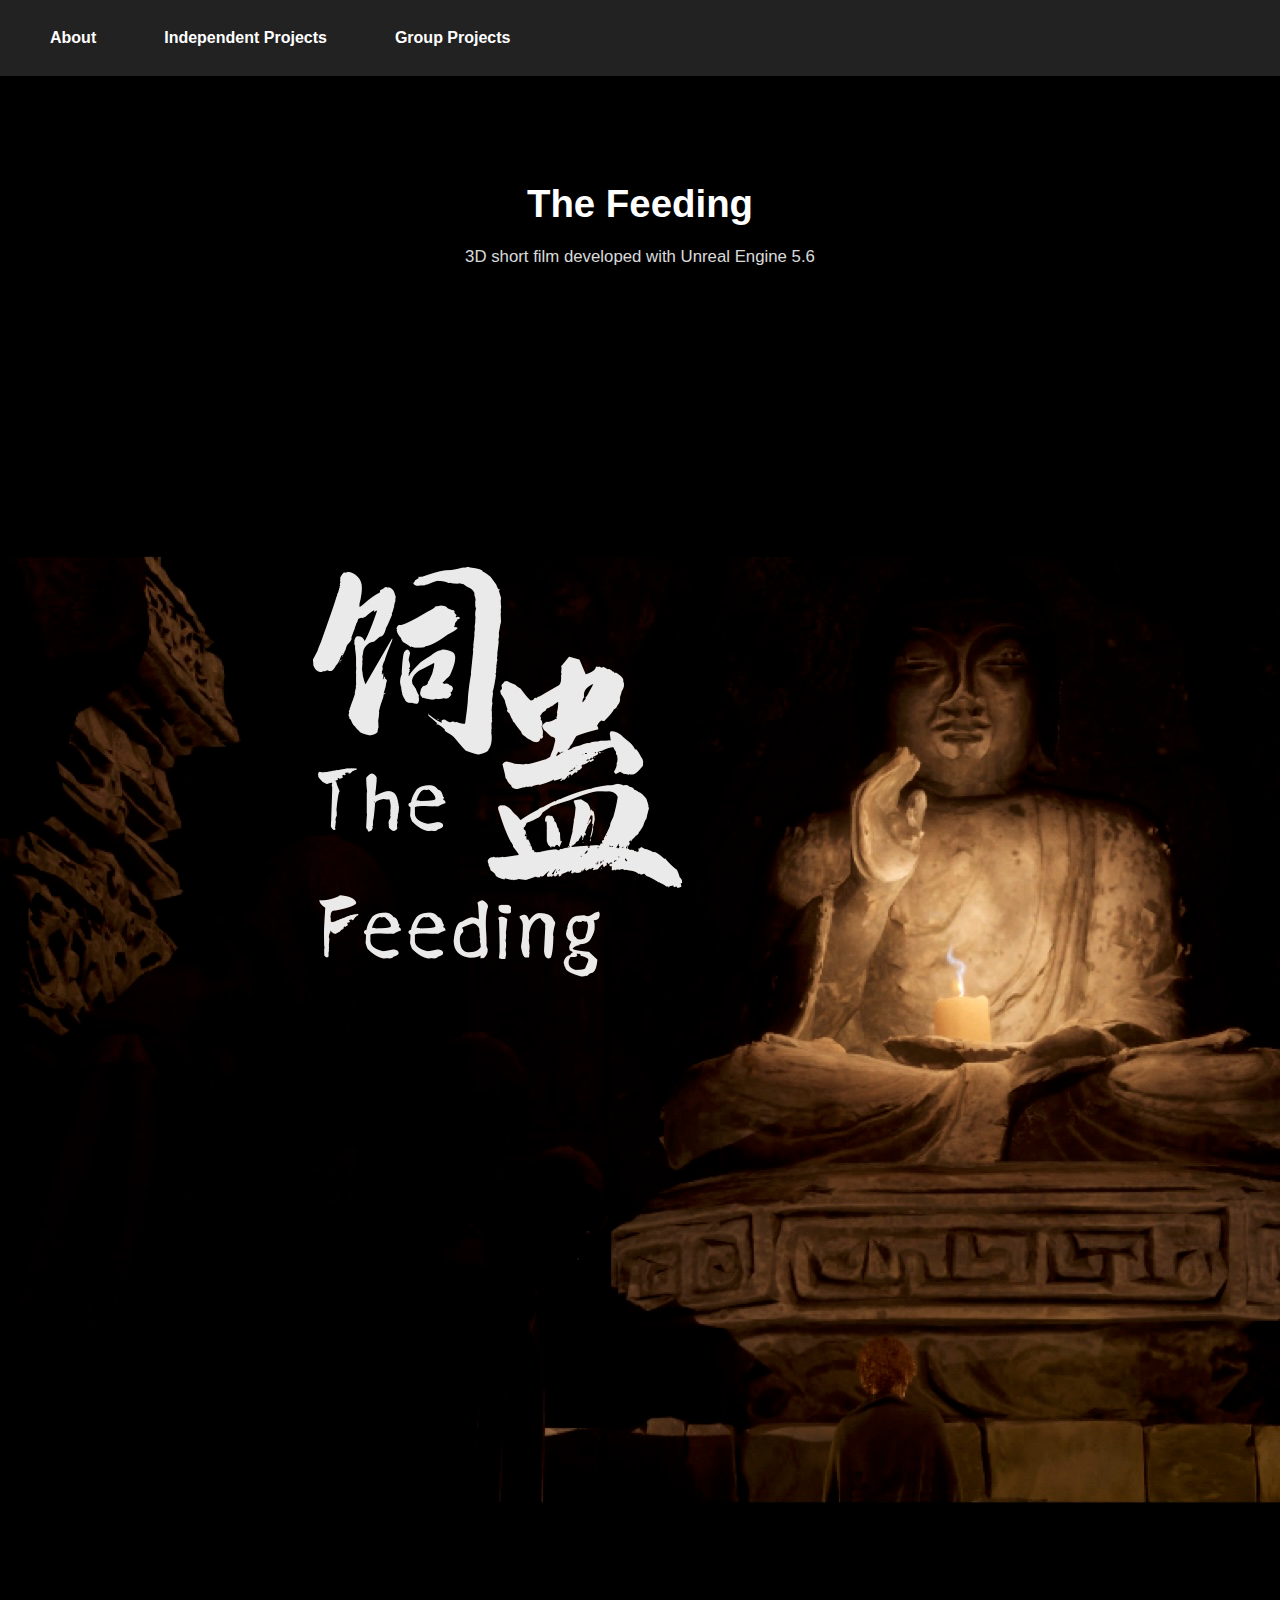
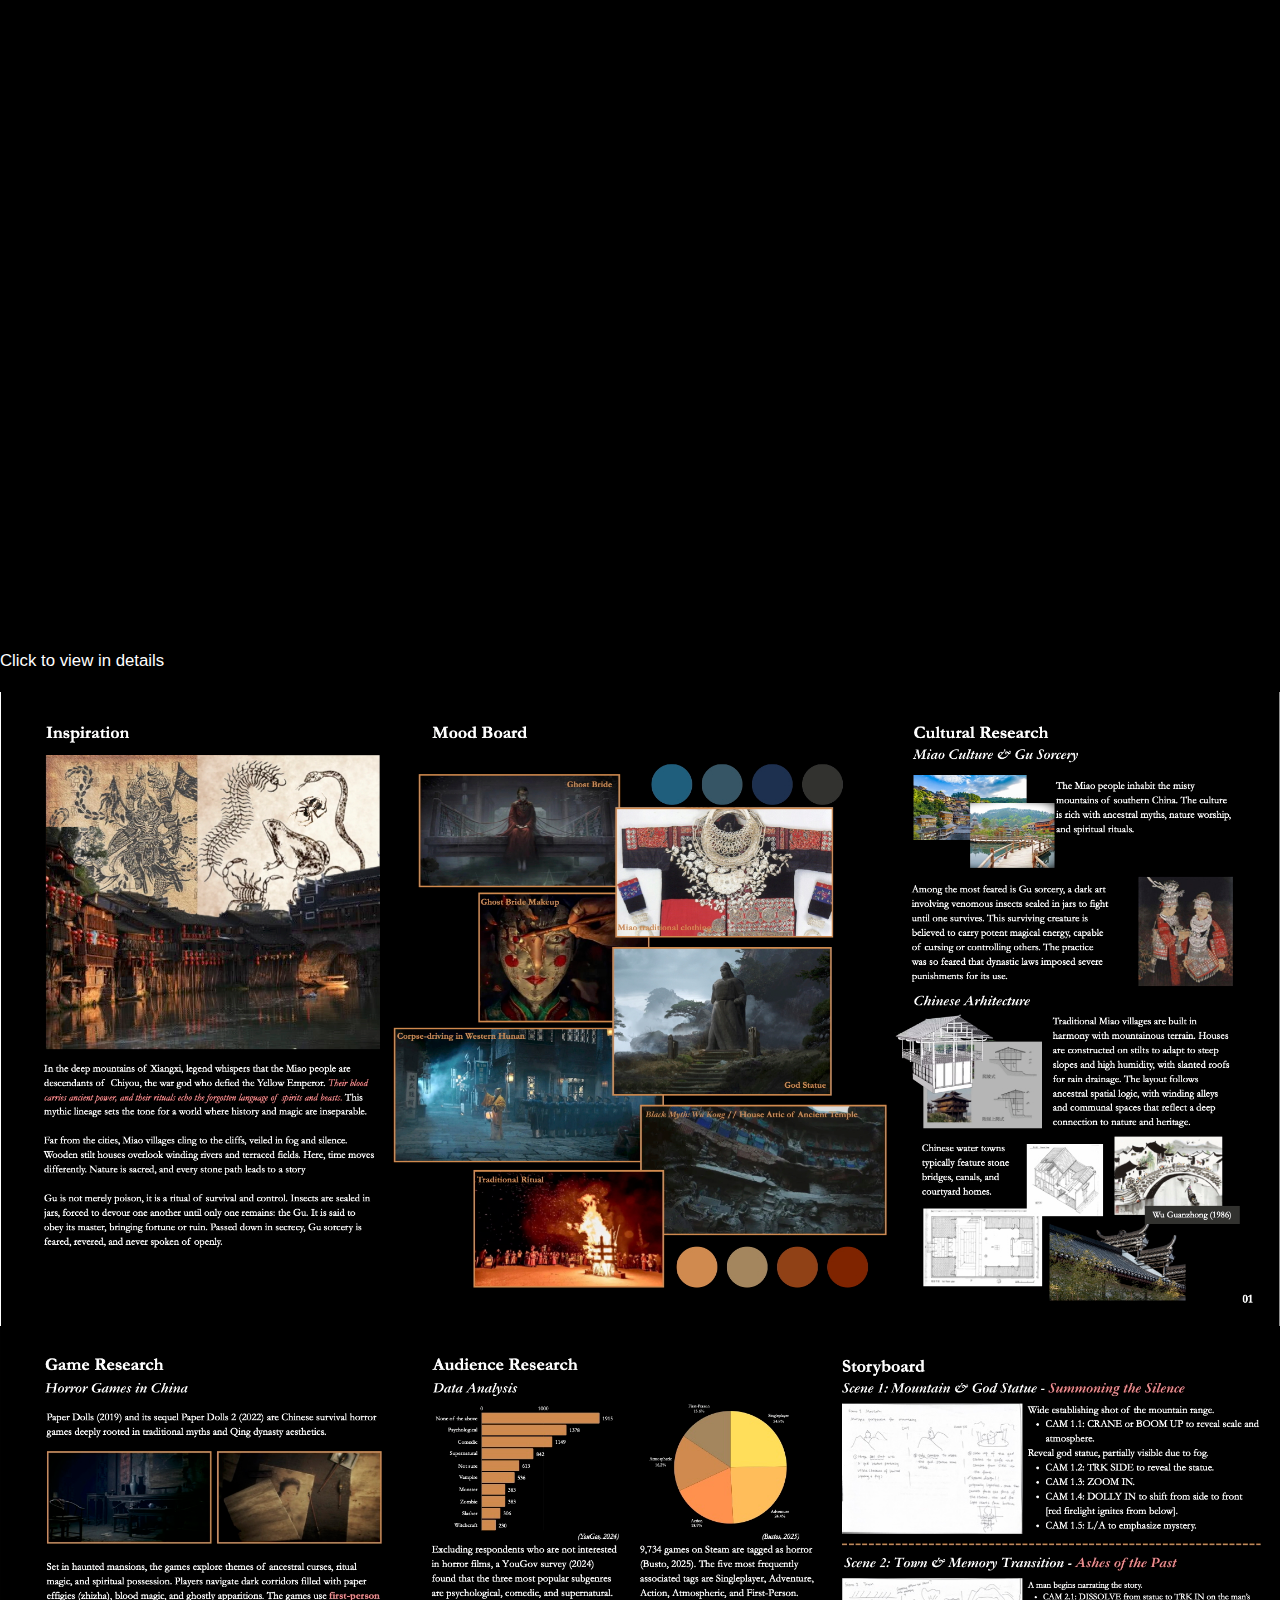
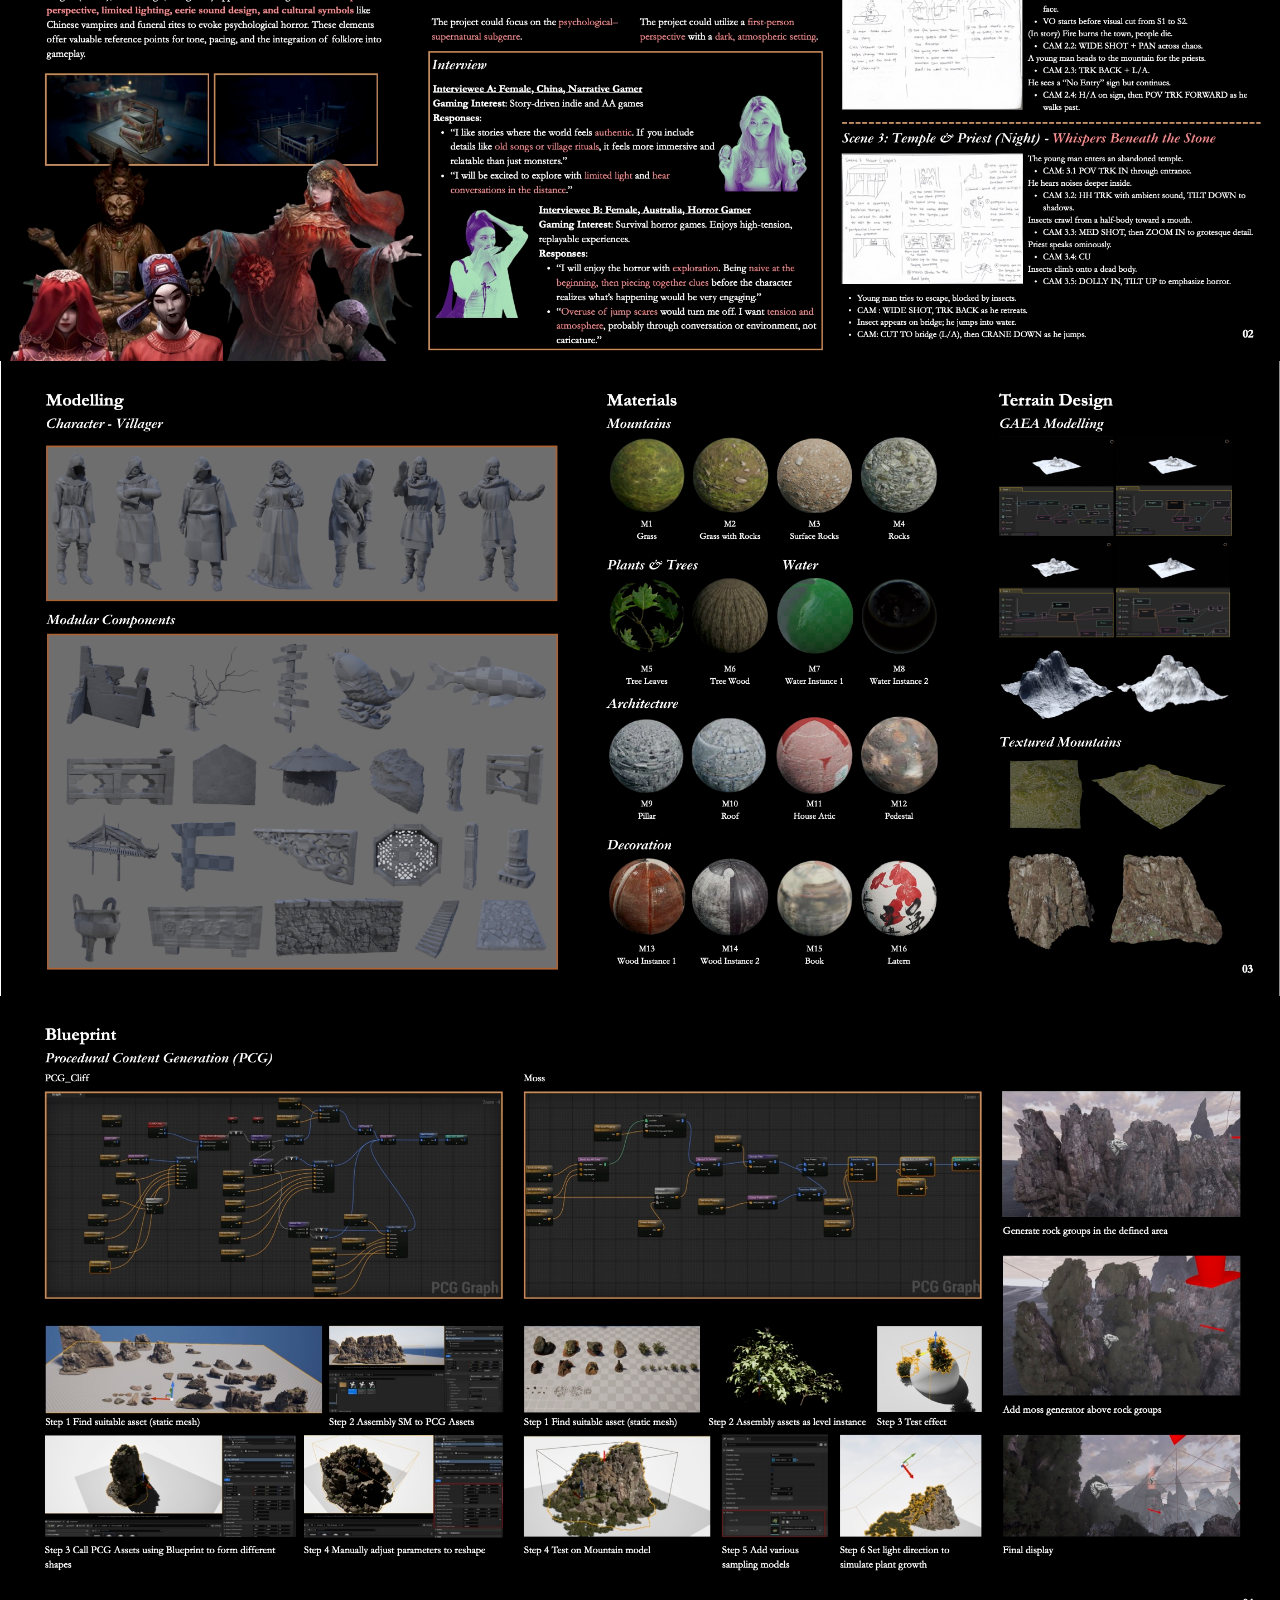
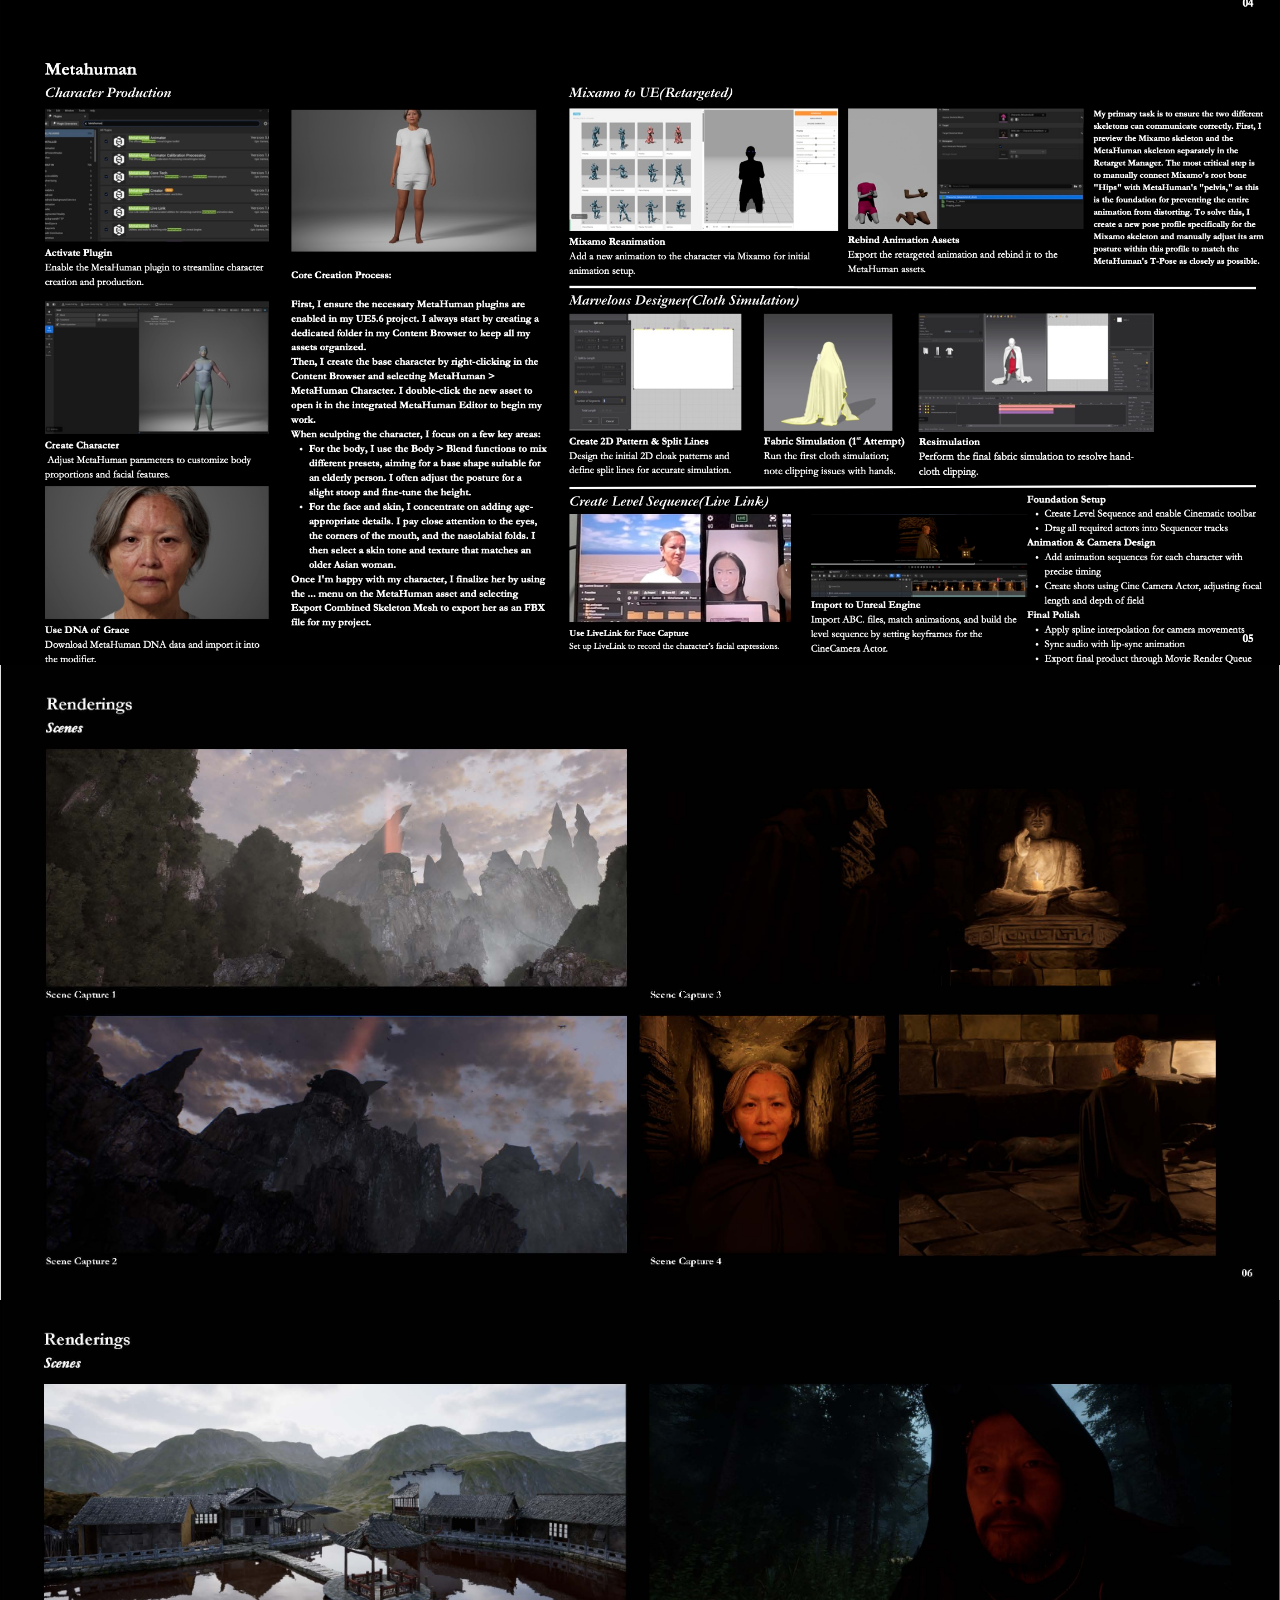
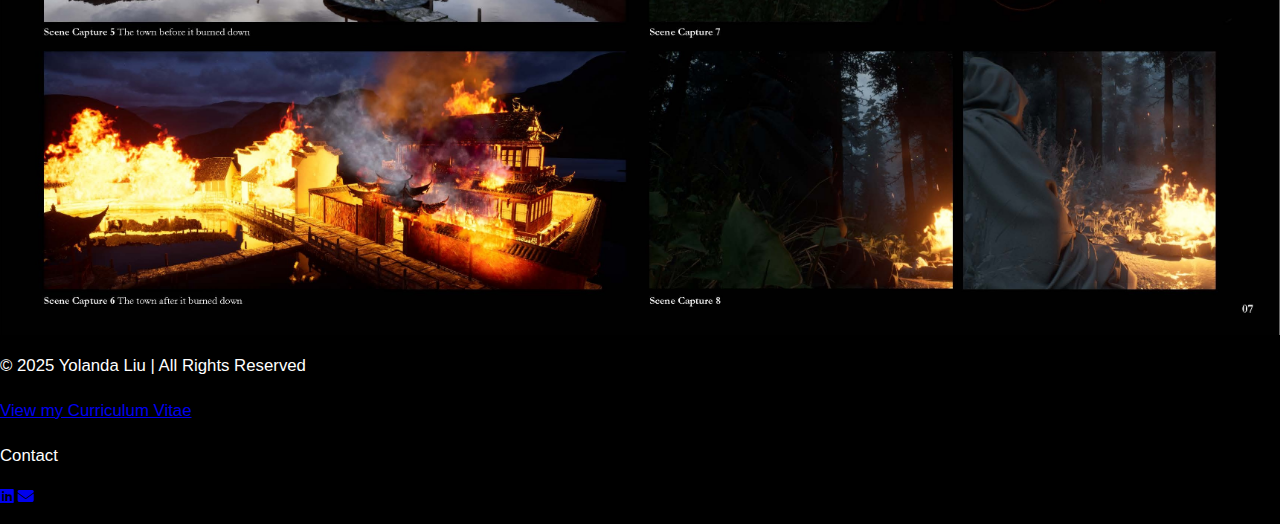
<file: projects/theFeeding.html>
<!DOCTYPE html>
<html lang="en">
<head>
    <meta charset="UTF-8">
    <meta name="viewport" content="width=device-width, initial-scale=1.0">
    <title>The Feeding</title>
    <link rel="stylesheet" href="../assets/css/style.css">
    <link rel="stylesheet" href="../assets/css/cursor.css">
    <link rel="stylesheet" href="https://cdnjs.cloudflare.com/ajax/libs/font-awesome/6.5.1/css/all.min.css">
</head>

<body class="project-page theFeeding">

<nav class="nav">
    <!-- ABOUT -->
    <a href="../index.html">About</a>
    <!-- INDEPENDENT PROJECTS -->
    <div class="dropdown">
        <button class="dropbutton dropdown-toggle">Independent Projects</button>
        <div class="dropdowncontent">
            <a href="theFeeding.html">The Feeding</a>
            <a href="brokenStage.html">Broken Stage</a>
            <a href="riverOfForgetting.html">River of Forgetting</a>
            <a href="travelTrove.html">Travel Trove</a>
        </div>
    </div>
    <!-- GROUP PROJECTS -->
    <div class="dropdown">
        <button class="dropbutton dropdown-toggle">Group Projects</button>
        <div class="dropdowncontent">
            <a href="rhythmEcho.html">Rhythm: Echo of the Disciple</a>
            <a href="puppetMystery.html">Puppet Mystery</a>
        </div>
    </div>
</nav>

<header class="header">
    <div class="container">
        <h1>The Feeding</h1>
        <p>3D short film developed with Unreal Engine 5.6</p>
    </div>
</header>

<main>
    <div class="container">
        <div class="cover-image">
            <img src="../assets/img/1-1.jpg" alt="The Feeding image one">
        </div>

        <div class="video-responsive">
            <iframe width="560" height="315"
                src="https://www.youtube.com/embed/_LaT0FU4JkQ?si=18w5ZZOPvDGmLTWW"
                title="YouTube video player" frameborder="0"
                allow="accelerometer; autoplay; clipboard-write; encrypted-media; gyroscope; picture-in-picture; web-share"
                referrerpolicy="strict-origin-when-cross-origin" allowfullscreen></iframe>
        </div>

        <p>Click to view in details</p>
        <div class="gallery">
            <img src="../assets/img/1-2.jpg" alt="The Feeding image two">
            <img src="../assets/img/1-3.jpg" alt="The Feeding image three">
            <img src="../assets/img/1-4.jpg" alt="The Feeding image four">
            <img src="../assets/img/1-5.jpg" alt="The Feeding image five">
            <img src="../assets/img/1-6.jpg" alt="The Feeding image six">
            <img src="../assets/img/1-7.jpg" alt="The Feeding image seven">
            <img src="../assets/img/1-8.jpg" alt="The Feeding image eight">
        </div>
    </div>
</main>

<script>
document.addEventListener("DOMContentLoaded", function () {

    const dropdowns = document.querySelectorAll(".dropdown");

    dropdowns.forEach(drop => {
        const button = drop.querySelector(".dropbutton");

        button.addEventListener("click", function (event) {
            event.stopPropagation();
            closeAllDropdowns();
            drop.classList.toggle("open");
        });
    });

    document.addEventListener("click", function () {
        closeAllDropdowns();
    });

    function closeAllDropdowns() {
        dropdowns.forEach(d => d.classList.remove("open"));
    }
});
</script>

    <footer class="footer">
        <p>&copy; 2025 Yolanda Liu | All Rights Reserved</p>
        <p class="contact-text"><a href="https://drive.google.com/file/d/1VtxyaNnFvg7M4eTvH7OLGXI6QuSb3IWa/view?usp=sharing" target="_blank" rel="noopener noreferrer">View my Curriculum Vitae</a></p>
        <p class="contact-text">Contact</p>
        <div class="footer-social">
            <a href="https://www.linkedin.com/in/liu-xingyan-yolanda6" target="_blank" class="social-icon"><i class="fab fa-linkedin"></i></a>
            <a href="mailto:yolandaliuxy@outlook.com" class="social-icon"><i class="fas fa-envelope"></i></a>
        </div>
    </footer>
<script src="../assets/js/main.js"></script>
</body>
</html>
</file>
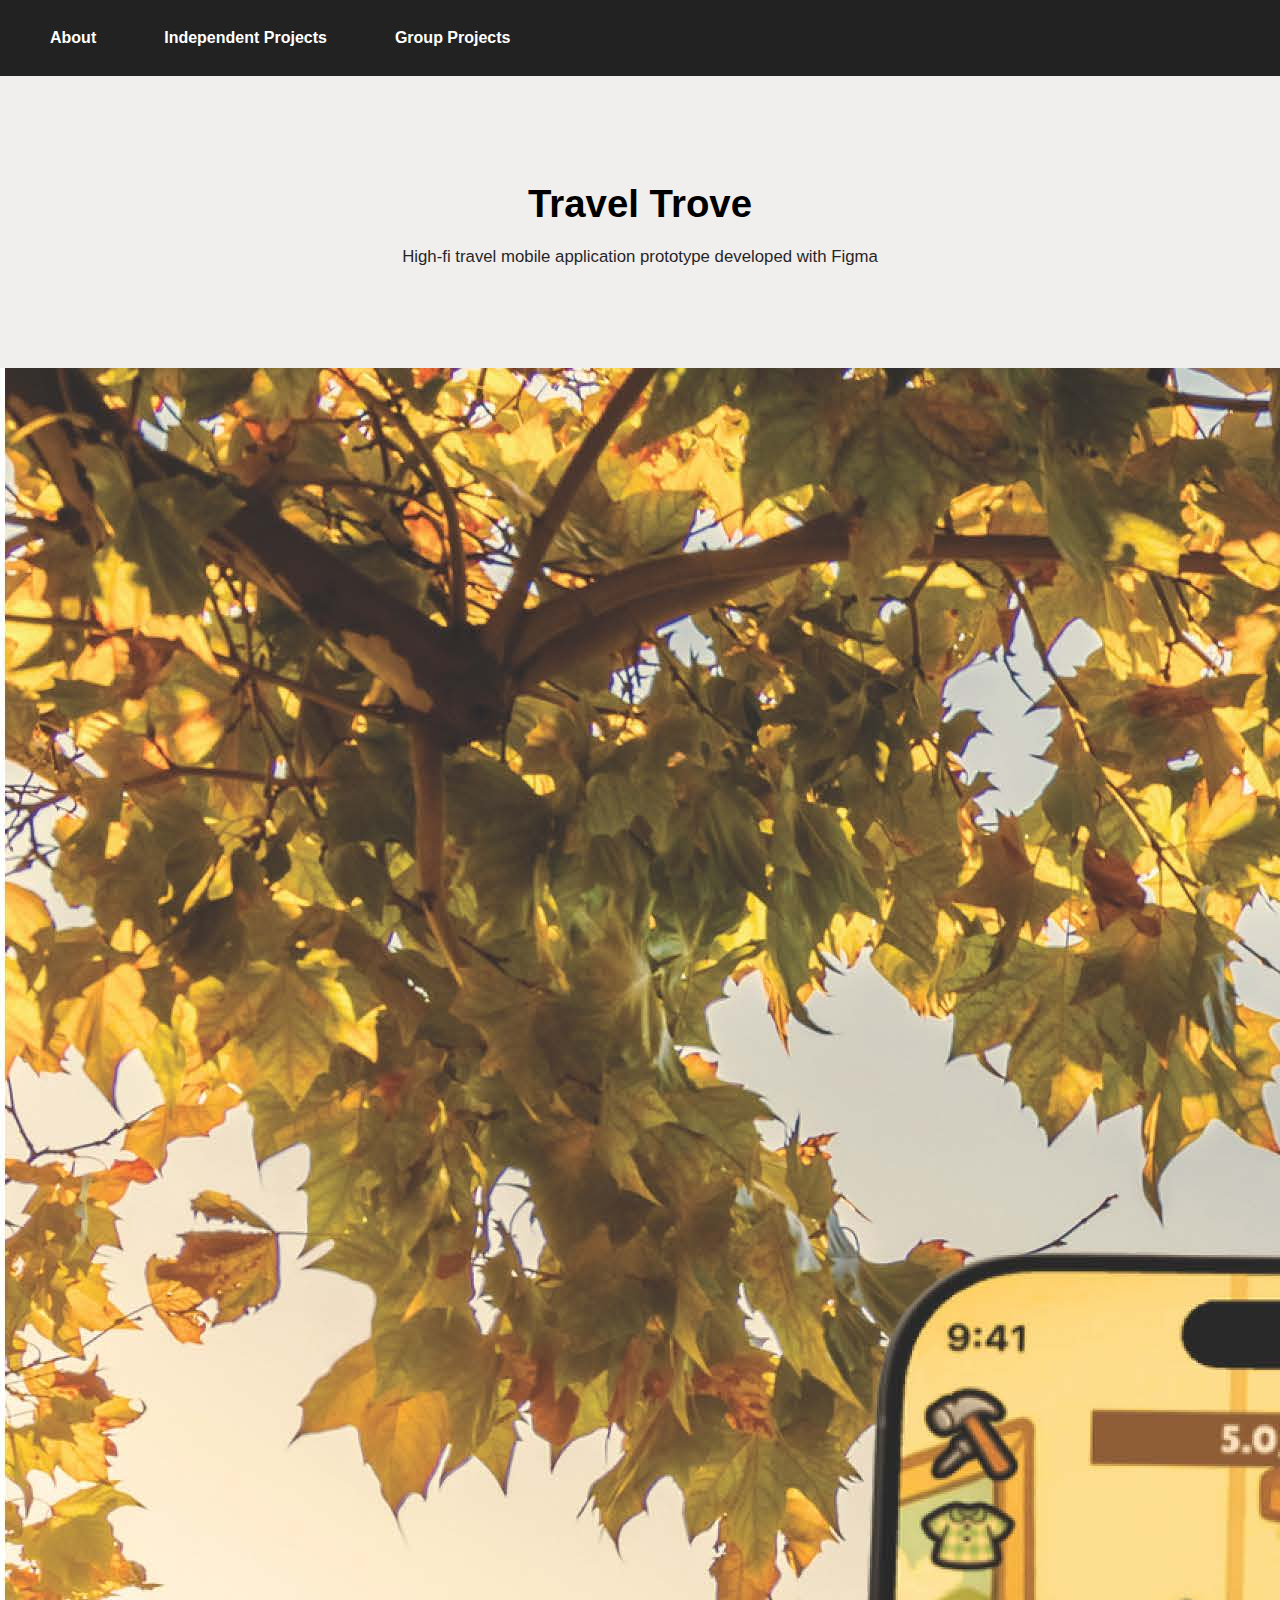
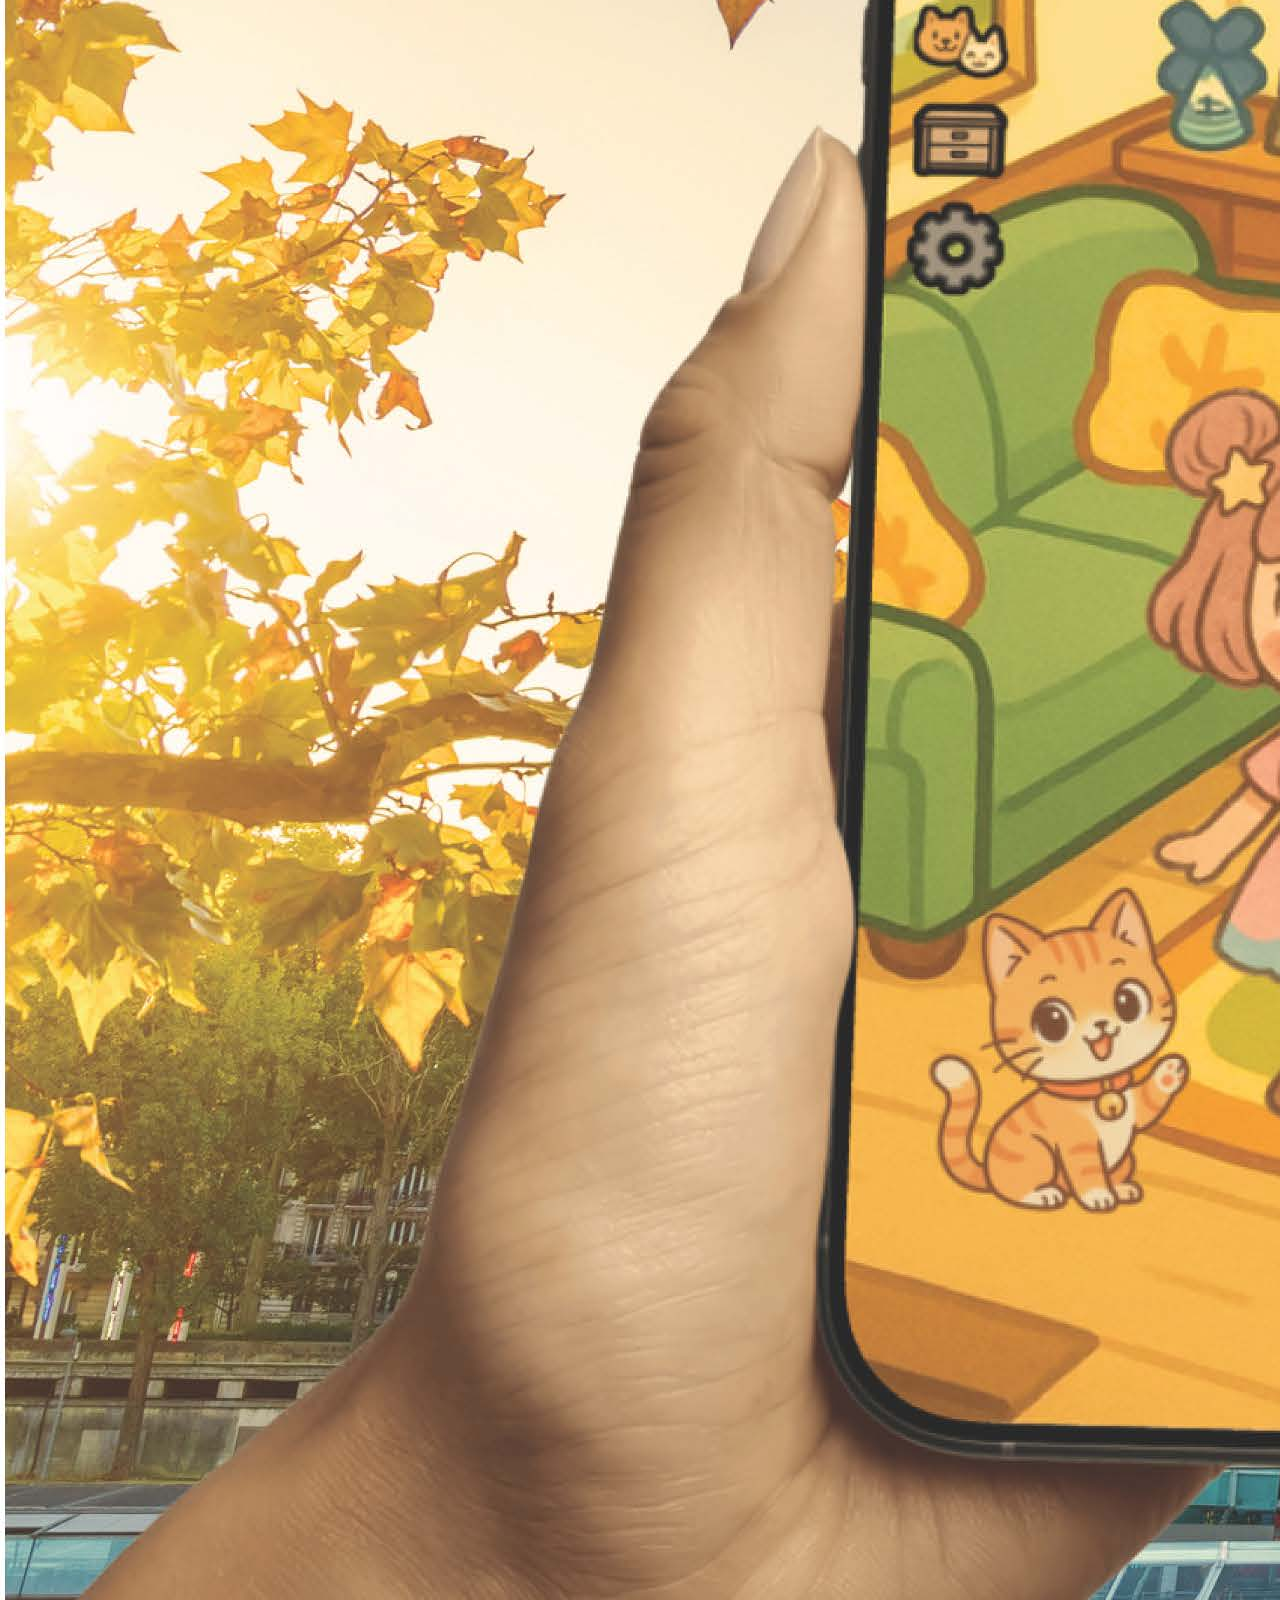
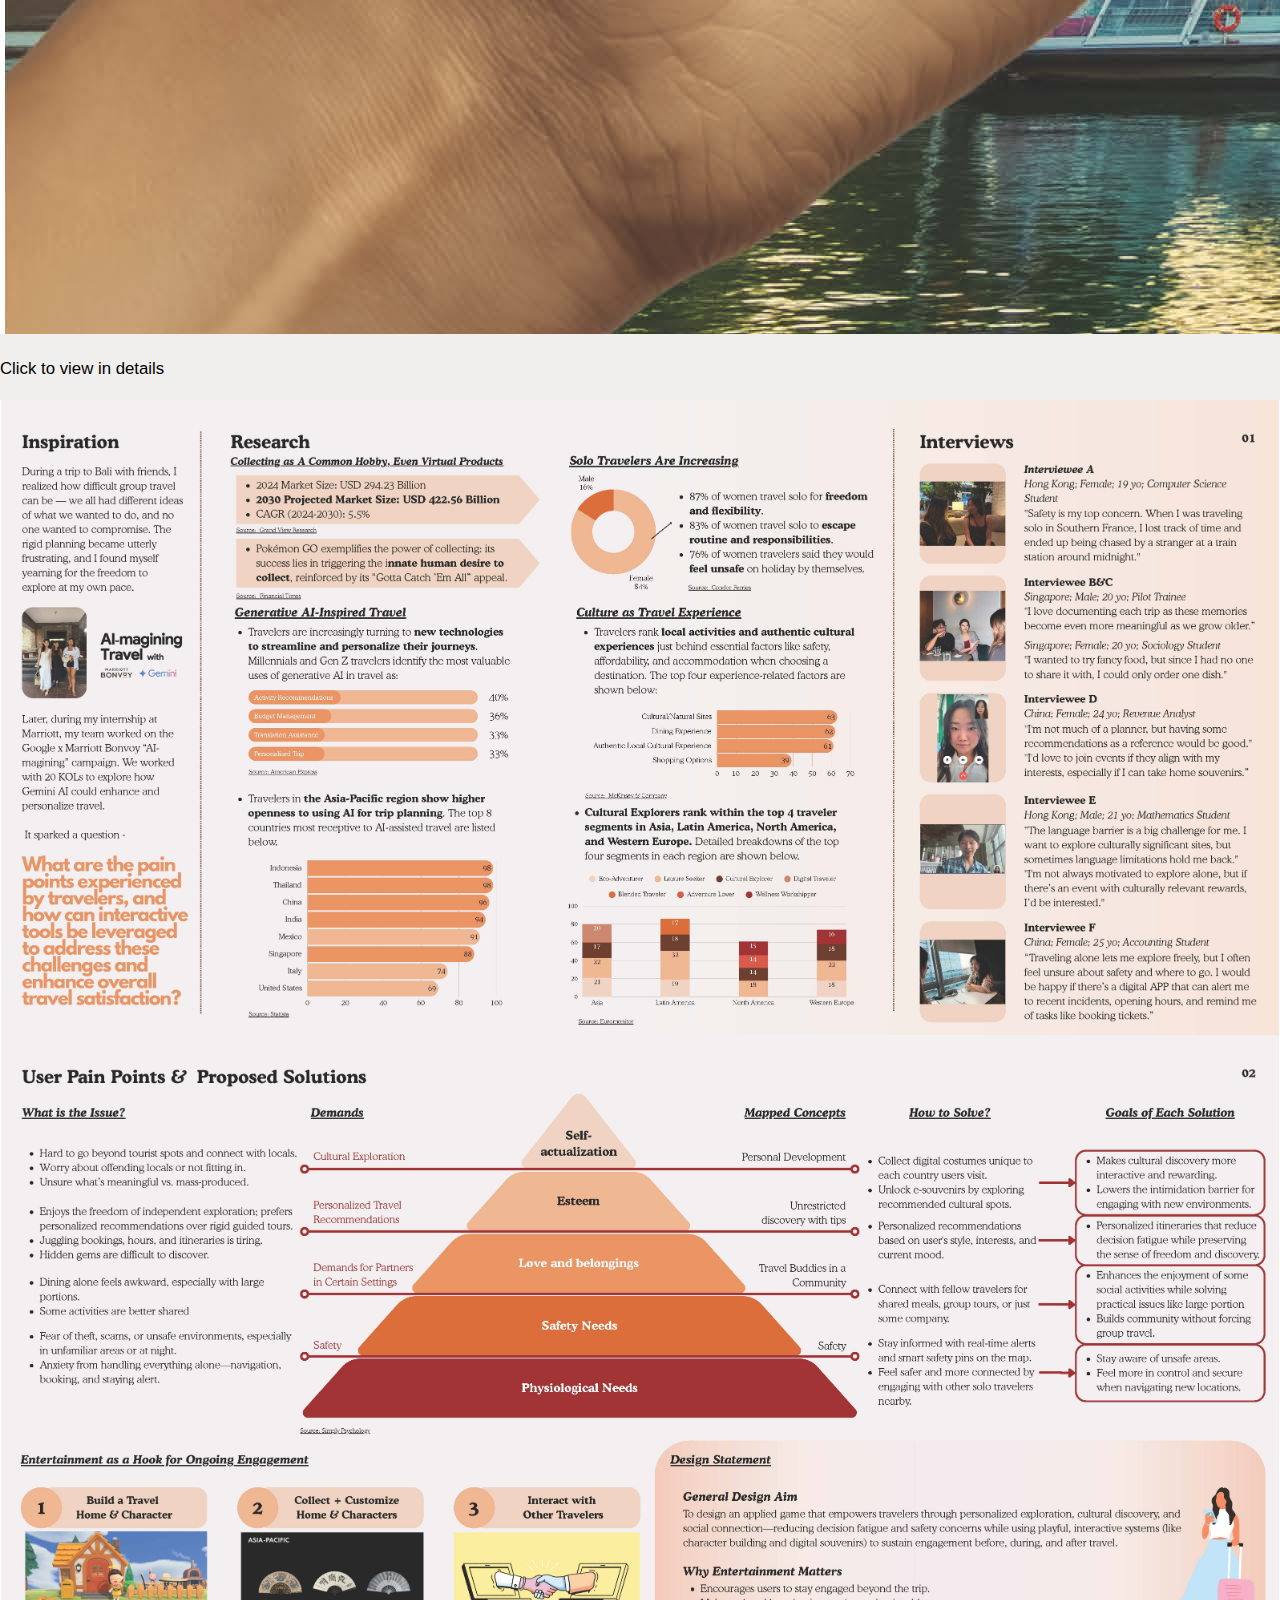
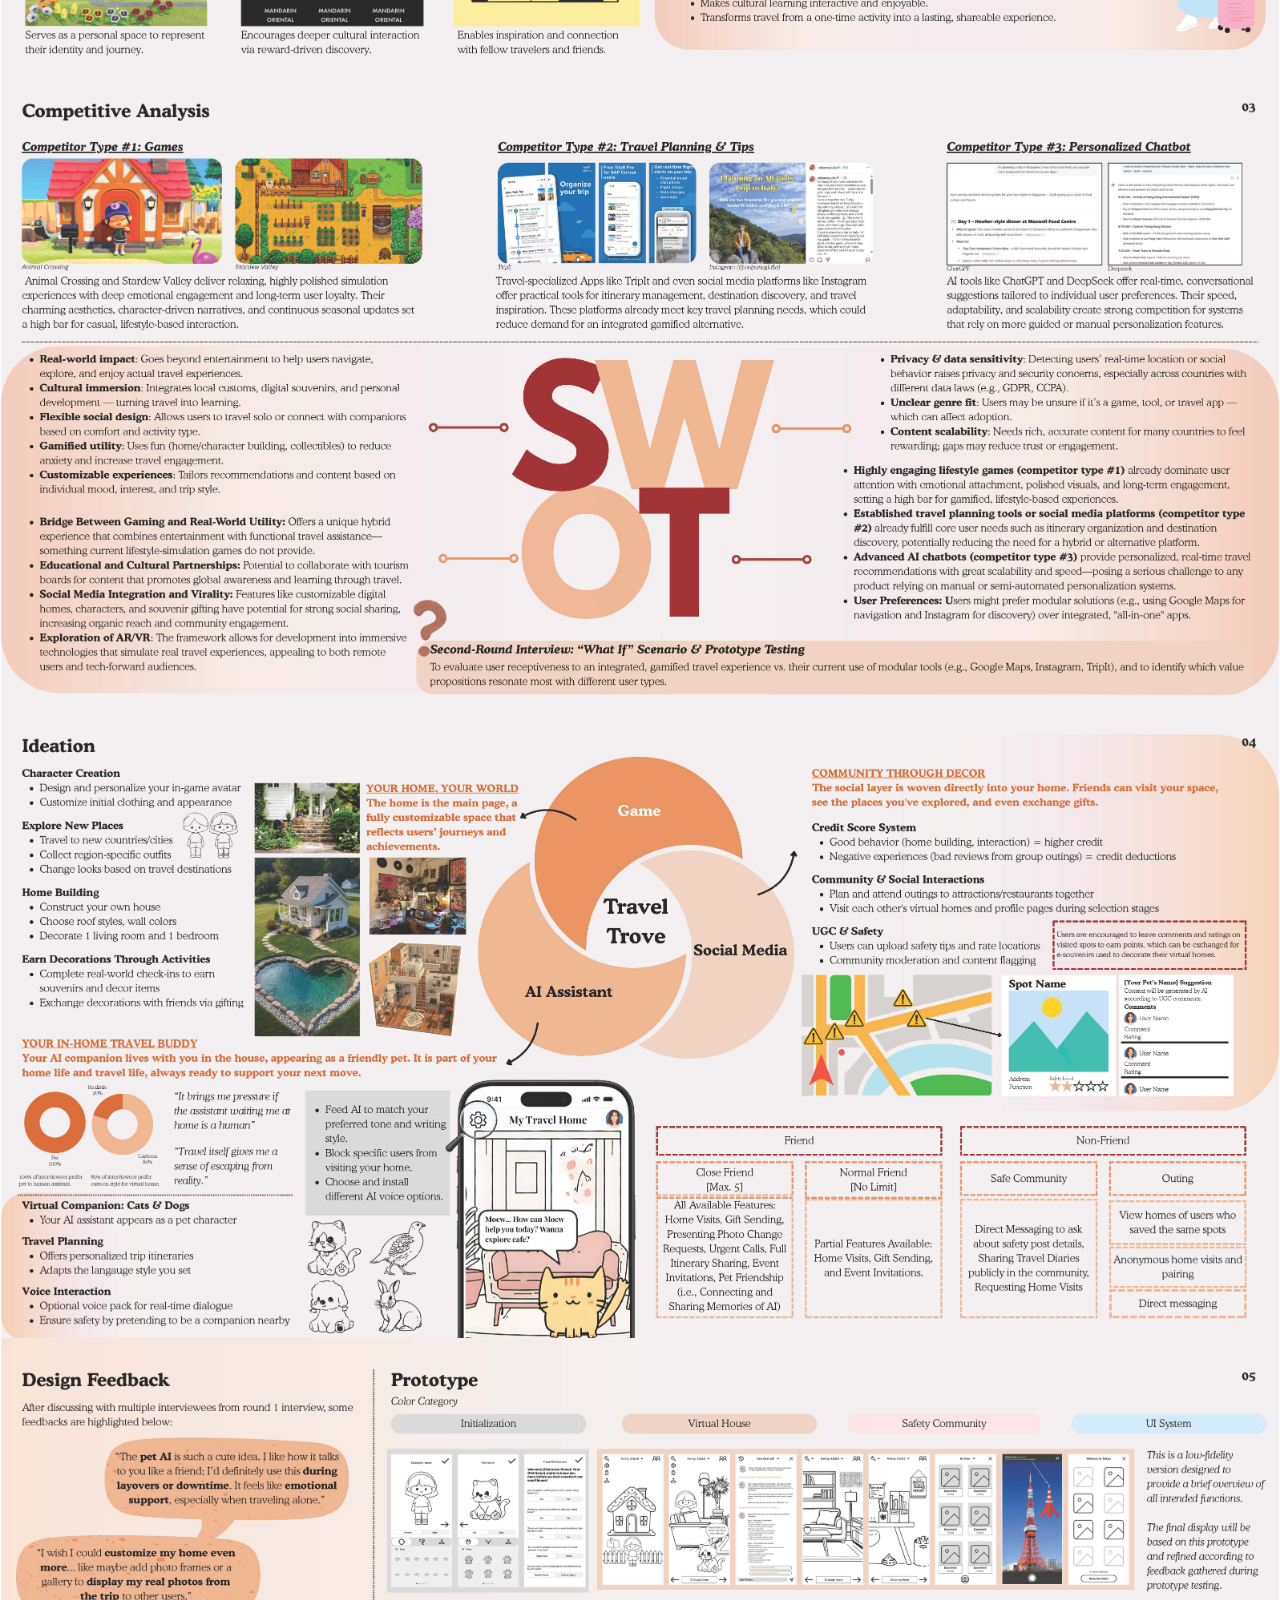
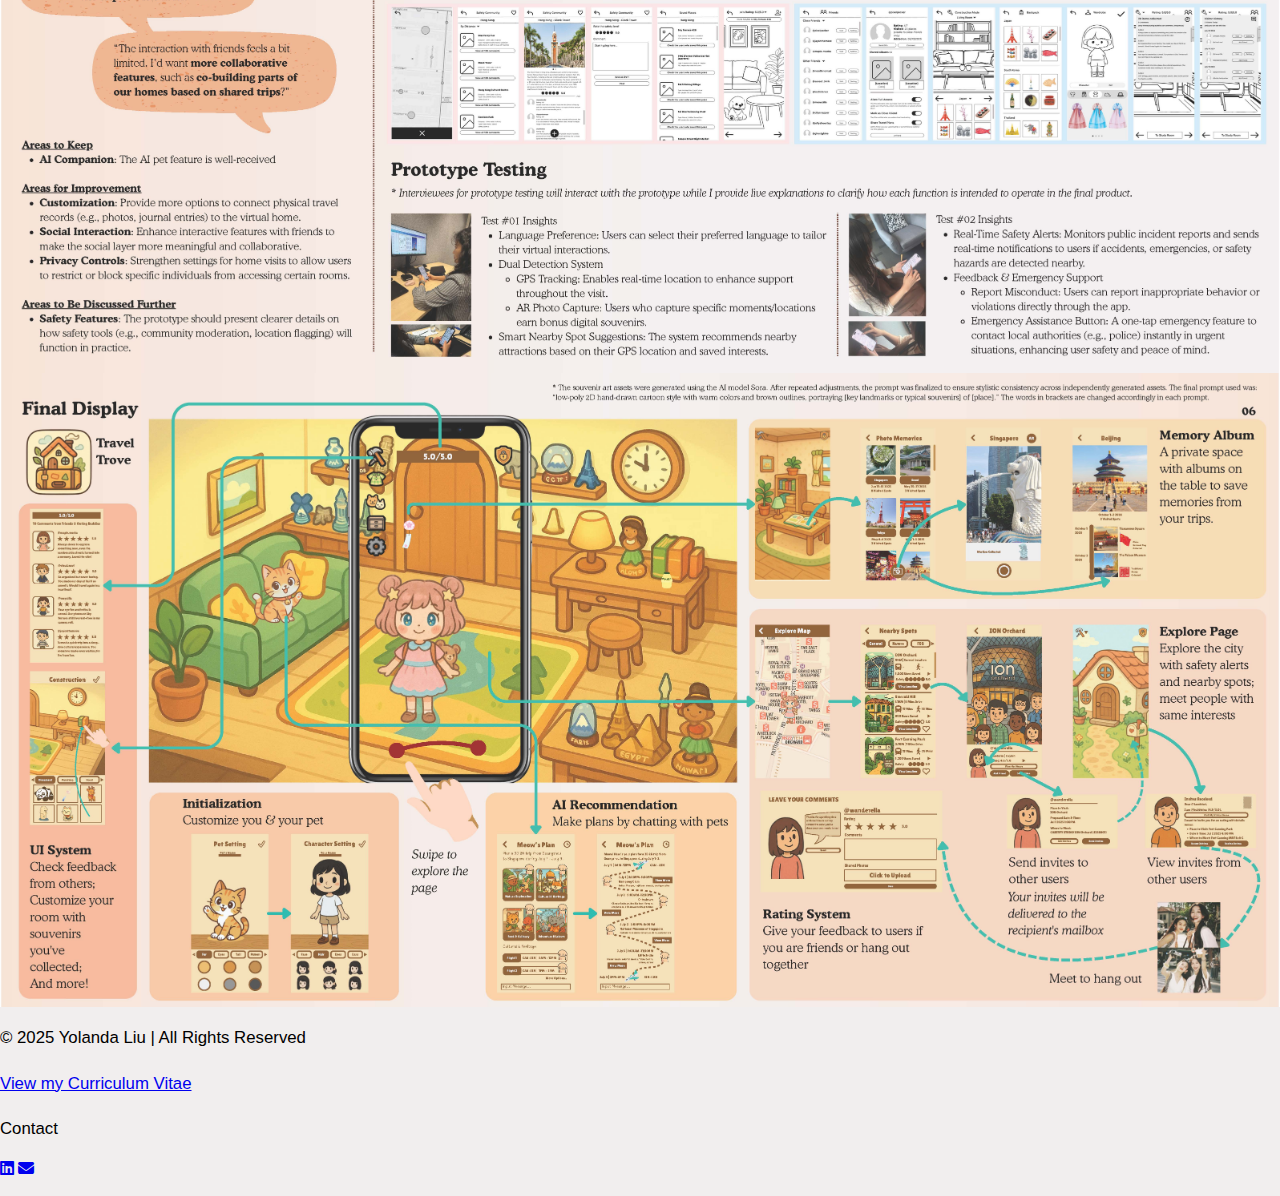
<file: projects/travelTrove.html>
<!DOCTYPE html>
<html lang="en">
<head>
    <meta charset="UTF-8">
    <meta name="viewport" content="width=device-width, initial-scale=1.0">
    <title>Travel Trove</title>
    <link rel="stylesheet" href="../assets/css/style.css">
    <link rel="stylesheet" href="../assets/css/cursor.css">
    <link rel="stylesheet" href="https://cdnjs.cloudflare.com/ajax/libs/font-awesome/6.5.1/css/all.min.css">
</head>

<body class="project-page travelTrove">

<nav class="nav">
    <!-- ABOUT -->
    <a href="../index.html">About</a>
    <!-- INDEPENDENT PROJECTS -->
    <div class="dropdown">
        <button class="dropbutton dropdown-toggle">Independent Projects</button>
        <div class="dropdowncontent">
            <a href="theFeeding.html">The Feeding</a>
            <a href="brokenStage.html">Broken Stage</a>
            <a href="riverOfForgetting.html">River of Forgetting</a>
            <a href="travelTrove.html">Travel Trove</a>
        </div>
    </div>
    <!-- GROUP PROJECTS -->
    <div class="dropdown">
        <button class="dropbutton dropdown-toggle">Group Projects</button>
        <div class="dropdowncontent">
            <a href="rhythmEcho.html">Rhythm: Echo of the Disciple</a>
            <a href="puppetMystery.html">Puppet Mystery</a>
        </div>
    </div>
</nav>

<header class="header">
    <div class="container">
        <h1>Travel Trove</h1>
        <p>High-fi travel mobile application prototype developed with Figma</p>
    </div>
</header>

<main>
    <div class="container">
        <div class="cover-image">
            <img src="../assets/img/4-1.jpg" alt="Travel Trove image one">
        </div>
        <p>Click to view in details</p>
        <div class="gallery">
            <!-- Replace with your images -->
            <img src="../assets/img/4-2.jpg" alt="Travel Trove image two">
            <img src="../assets/img/4-3.jpg" alt="Travel Trove image three">
            <img src="../assets/img/4-4.jpg" alt="Travel Trove image four">
            <img src="../assets/img/4-5.jpg" alt="Travel Trove image five">
            <img src="../assets/img/4-6.jpg" alt="Travel Trove image six">
            <img src="../assets/img/4-7.jpg" alt="Travel Trove image seven">
        </div>
    </div>
</main>

<script>
document.addEventListener("DOMContentLoaded", function () {

    const dropdowns = document.querySelectorAll(".dropdown");

    dropdowns.forEach(drop => {
        const button = drop.querySelector(".dropbutton");

        button.addEventListener("click", function (event) {
            event.stopPropagation();
            closeAllDropdowns();
            drop.classList.toggle("open");
        });
    });

    document.addEventListener("click", function () {
        closeAllDropdowns();
    });

    function closeAllDropdowns() {
        dropdowns.forEach(d => d.classList.remove("open"));
    }
});
</script>

    <footer class="footer">
        <p>&copy; 2025 Yolanda Liu | All Rights Reserved</p>
        <p class="contact-text"><a href="https://drive.google.com/file/d/1VtxyaNnFvg7M4eTvH7OLGXI6QuSb3IWa/view?usp=sharing" target="_blank" rel="noopener noreferrer">View my Curriculum Vitae</a></p>
        <p class="contact-text">Contact</p>
        <div class="footer-social">
            <a href="https://www.linkedin.com/in/liu-xingyan-yolanda6" target="_blank" class="social-icon"><i class="fab fa-linkedin"></i></a>
            <a href="mailto:yolandaliuxy@outlook.com" class="social-icon"><i class="fas fa-envelope"></i></a>
        </div>
    </footer>
<script src="../assets/js/main.js"></script>
</body>
</html>
</file>
<file: assets/css/style.css>
/* ============================================================
   GLOBAL TEXT AND LAYOUT
============================================================ */

html {
    font-size: 16px;
}

body {
    margin: 0;
    font-family: Arial, sans-serif;
    color: inherit;
}

h1 {
    font-size: 2.4rem;
    font-weight: 700;
    margin-bottom: 10px;
}

h2 {
    font-size: 1.6rem;
    font-weight: 600;
    margin-top: 28px;
}

p {
    font-size: 1.05rem;
    line-height: 1.7;
}

.header p {
    font-size: 1.05rem;
    opacity: 0.85;
}

/* ============================================================
   ABOUT PAGE — WIDER, FULLY RESPONSIVE, TOP-ALIGNED
============================================================ */

.about-wrapper {
    max-width: 1400px;
    margin: 0 auto;
    padding: 0 24px;
    display: flex;
    flex-direction: row;
    align-items: flex-start;
    gap: 32px;                 /* slightly reduced gap */
}

/* Profile image */
.about-photo {
    width: 320px;               /* bigger and more balanced */
    height: auto;
    border-radius: 6px;
}

/* Text column */
.about-text {
    flex: 1;
    max-width: 100%;
}

.about-text h2:first-of-type {
    margin-top: 0;
}

/* ============================================================
   NAVIGATION BAR (PERFECTLY ALIGNED)
============================================================ */

.nav {
    background: #222;
    padding: 16px 32px;
    display: flex;
    align-items: center;
    gap: 32px;
    position: relative;
    z-index: 10;
}

/* Make <a> and dropdown buttons perfectly aligned */
.nav a,
.dropbutton {
    display: flex;                   /* identical internal layout */
    align-items: center;             /* vertical centering */
    justify-content: center;
    height: 44px;                    /* same height */
    padding: 0 18px;                 /* same horizontal spacing */
    line-height: 1;                  /* remove baseline mismatches */
    font-size: 1rem;
    font-weight: 600;
    color: white;
    text-decoration: none;
    border-radius: 4px;
}

/* Pure button styling */
.dropbutton {
    background: none;
    border: none;
    cursor: pointer;
    font-family: inherit;
}

/* Hover style for ALL top-level tabs */
.nav a:hover,
.dropbutton:hover {
    background: #444;
}

/* ============================================
   CLICK-BASED DROPDOWN (keeps hover color)
============================================ */

/* Dropdown wrapper */
.dropdown {
    position: relative;
}

/* Top-level buttons still get hover color */
.dropbutton:hover {
    background: #444;
}

/* Dropdown panel (default hidden) */
.dropdowncontent {
    display: none;
    position: absolute;
    top: 64px;
    left: 0;
    background: #333;
    padding: 12px 0;
    min-width: 500px;
    border-radius: 6px;
    flex-direction: column;
    z-index: 20;
}

/* When dropdown is opened via JS */
.dropdown.open .dropdowncontent {
    display: flex;
}

/* Dropdown items hover effect */
.dropdowncontent a:hover {
    background: #555;
}

/* ============================================================
   HEADER SECTION
============================================================ */

.header {
    padding: 80px 32px;
    text-align: center;
}

/* ============================================================
   PAGE BACKGROUNDS
============================================================ */

.aboutPage {
    background: white;
    color: black;
}

.theFeeding {
    background: black;
    color: white;
}

.brokenStage {
    background: white;
    color: black;
}

.riverOfForgetting {
    background: #0A1E3F;
    color: white;
}

.travelTrove {
    background: #F1EEEE;
    color: black;
}

.rhythmEcho {
    background: #b8904a;
    color: #0a0a0a;
}

.puppetMystery {
    background: black;
    color: white;
}

/* ============================================================
   RESPONSIVE VIDEO (16:9)
============================================================ */

.video-responsive {
    position: relative;
    width: 100%;
    aspect-ratio: 16 / 9;
    overflow: hidden;
}

.video-responsive iframe {
    position: absolute;
    width: 100%;
    height: 100%;
    border: none;
    top: 0;
    left: 0;
}

/* ============================================================
   FULL-WIDTH IMAGE GALLERY
============================================================ */

.gallery {
    width: 100%;
    margin: 0;
    padding: 0;
}

.gallery img {
    width: 100%;
    height: auto;
    display: block;
}
</file>
<file: assets/css/cursor.css>
body {
    cursor: url('[data-uri]') 16 16, auto;
}
</file>
